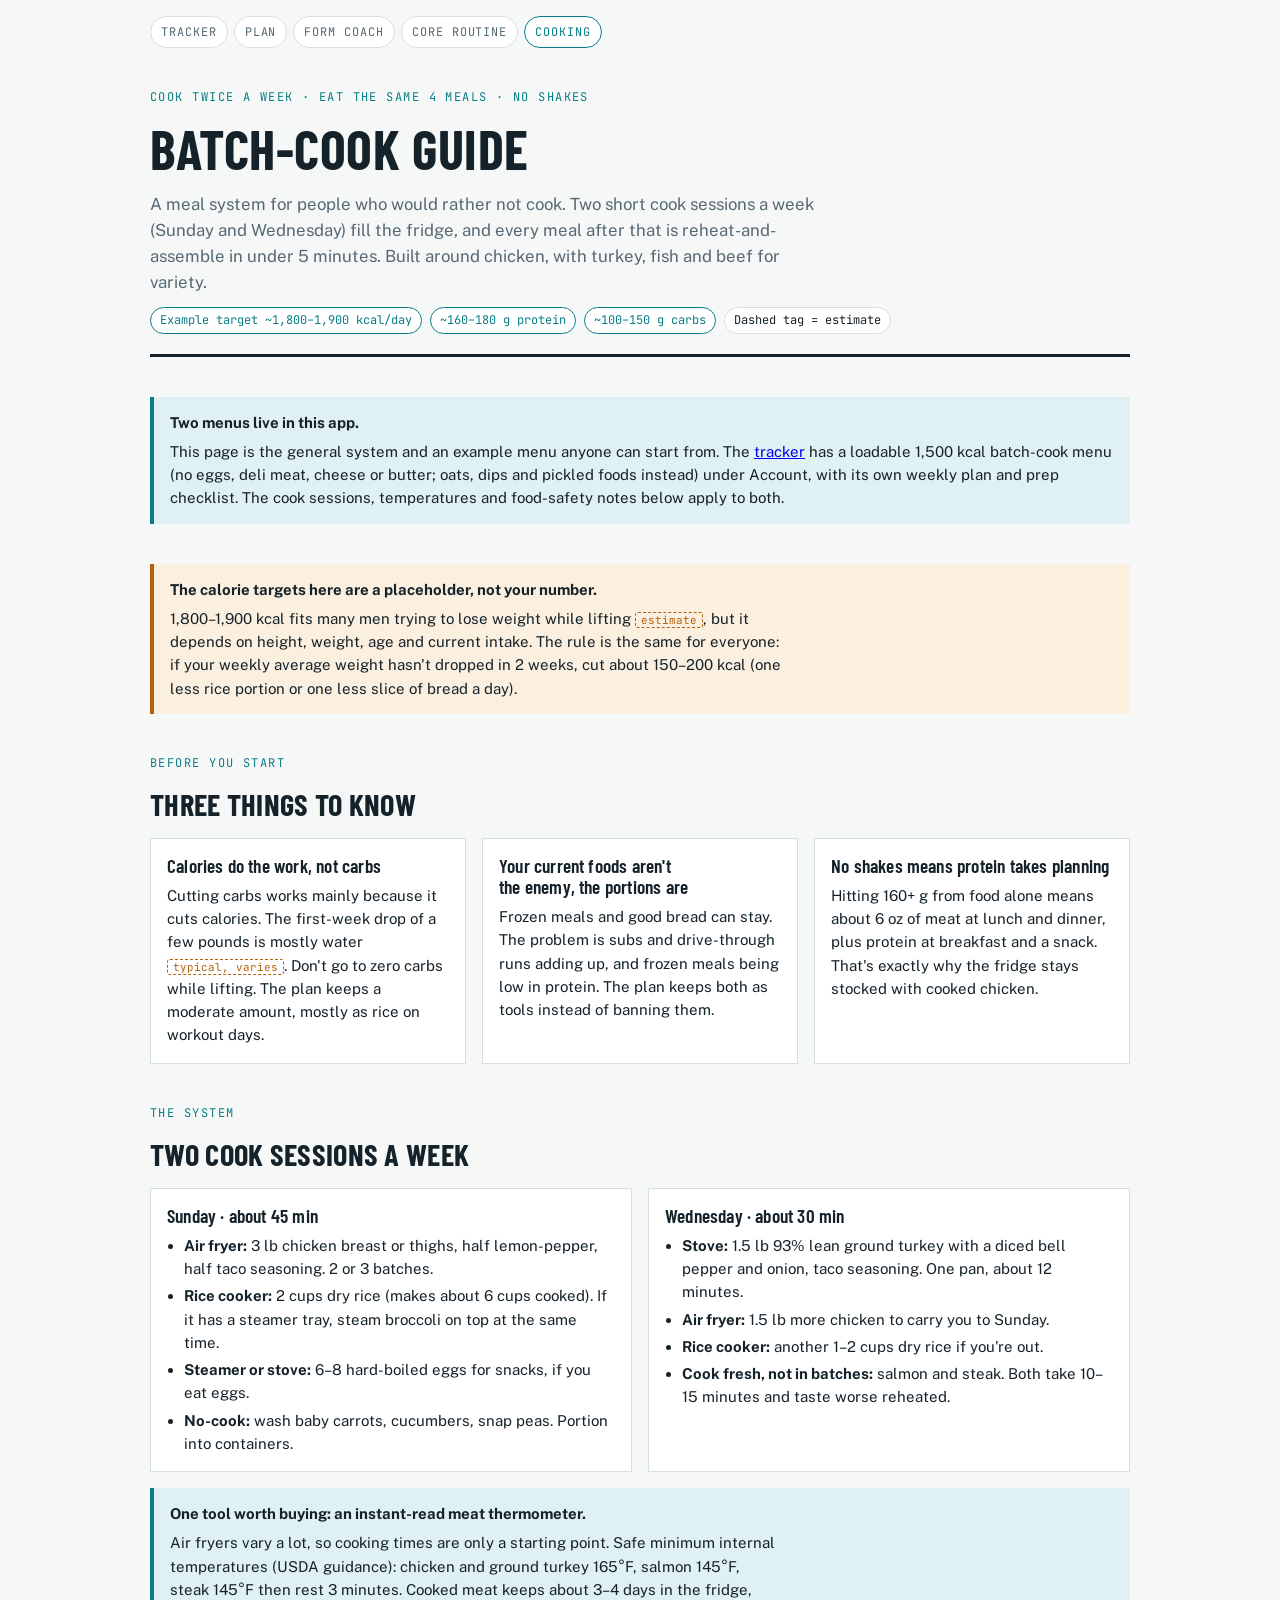
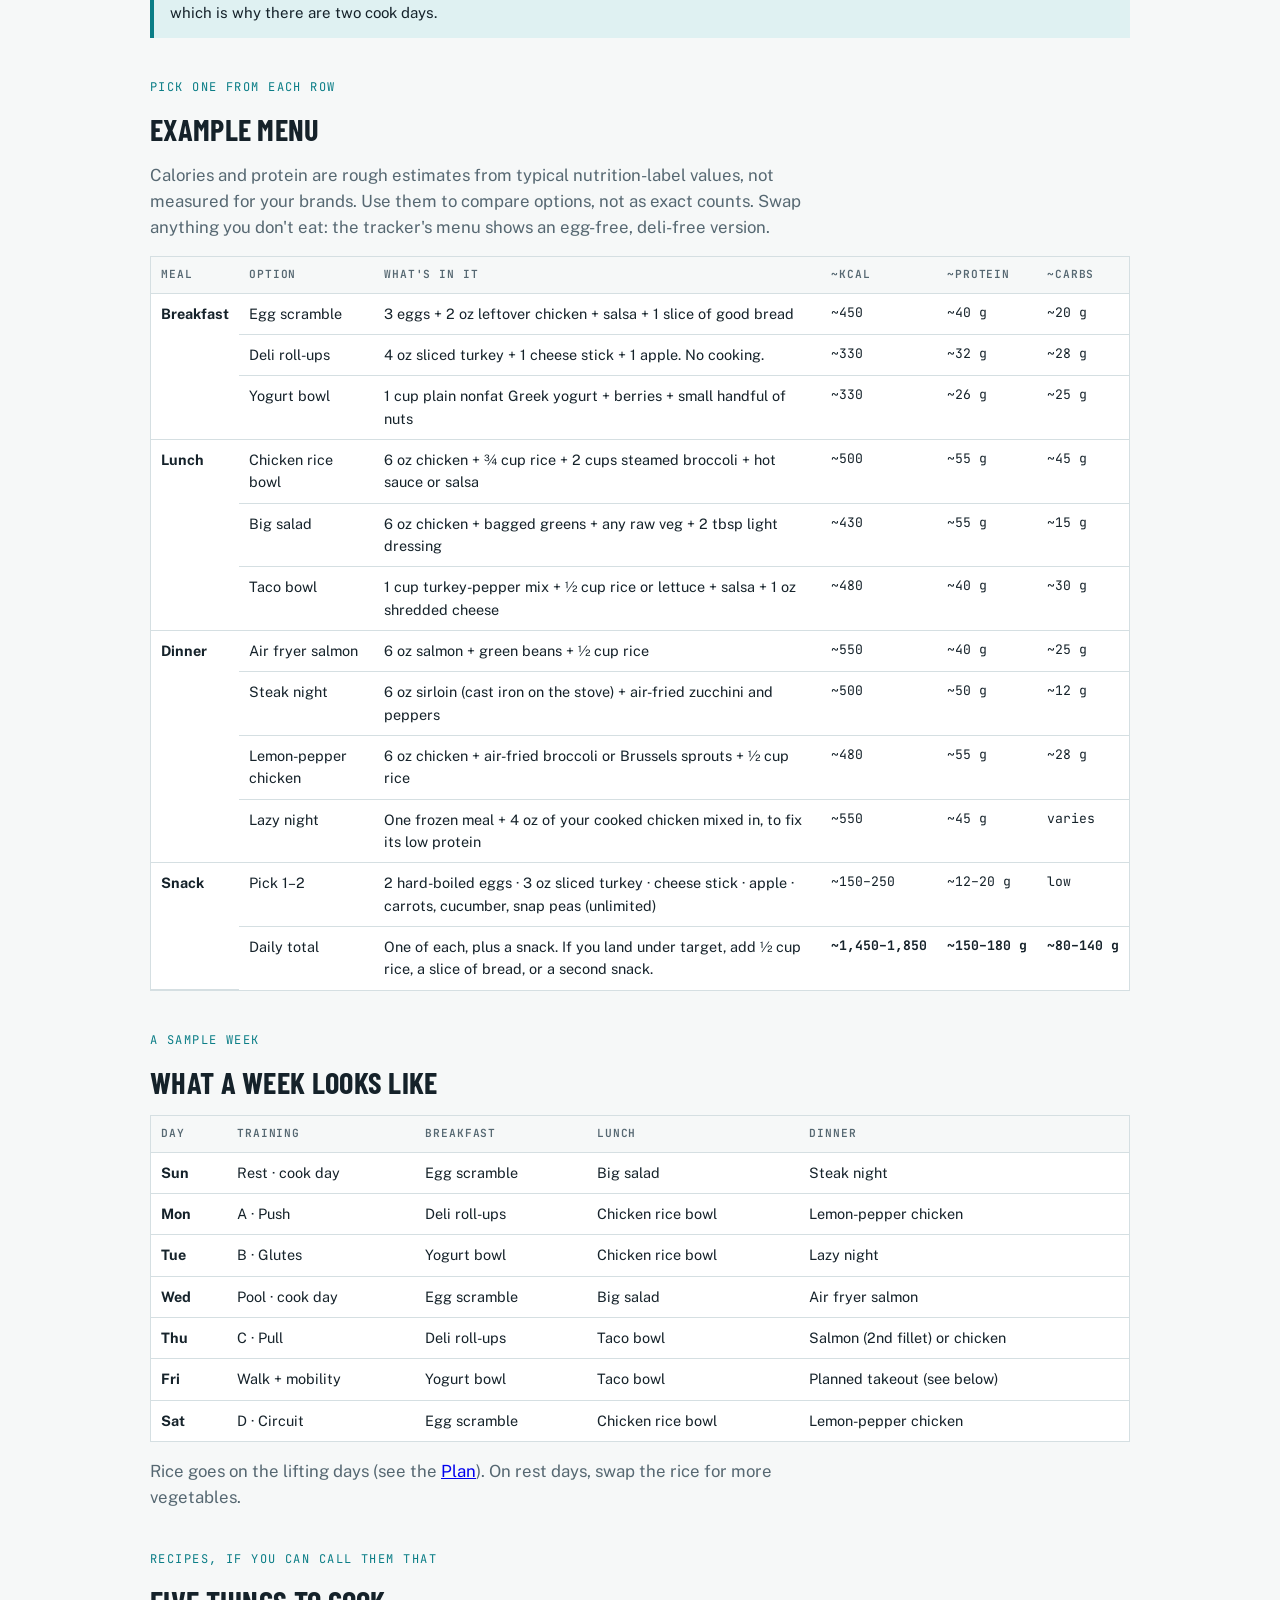
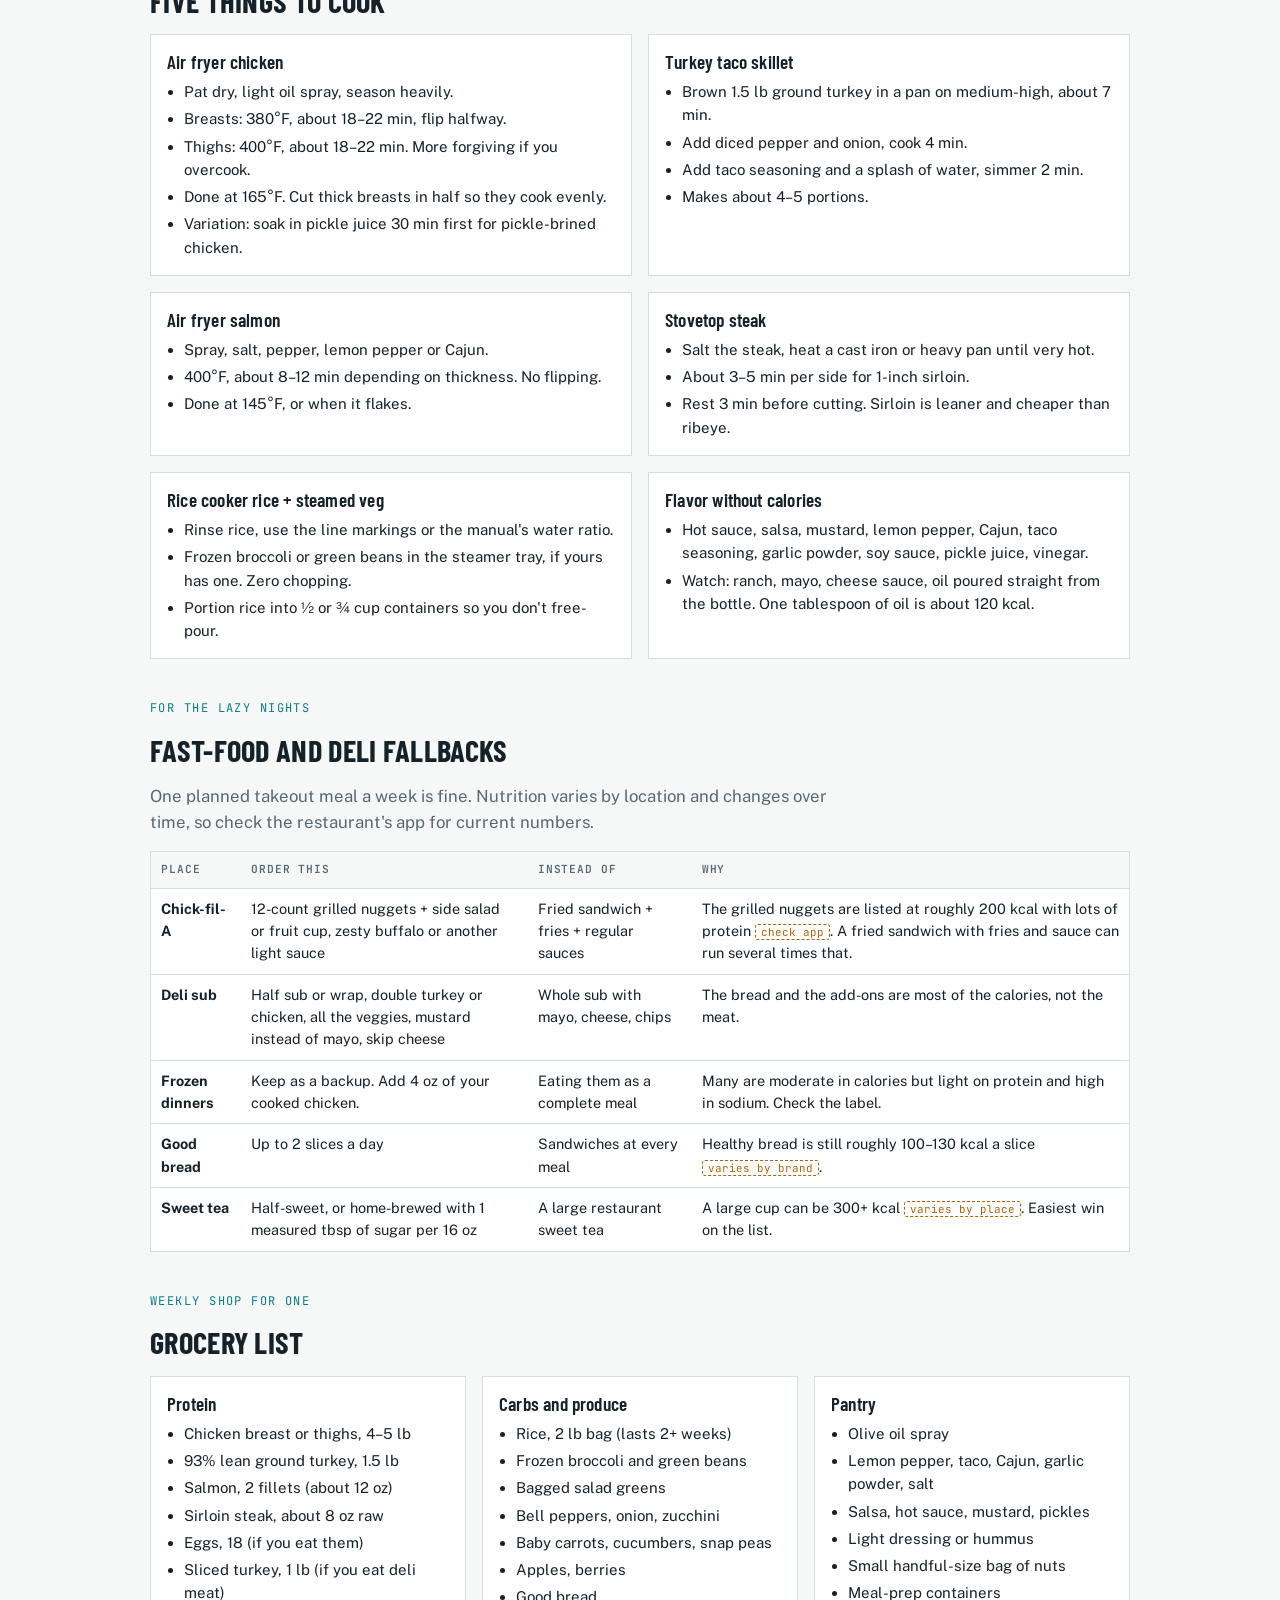
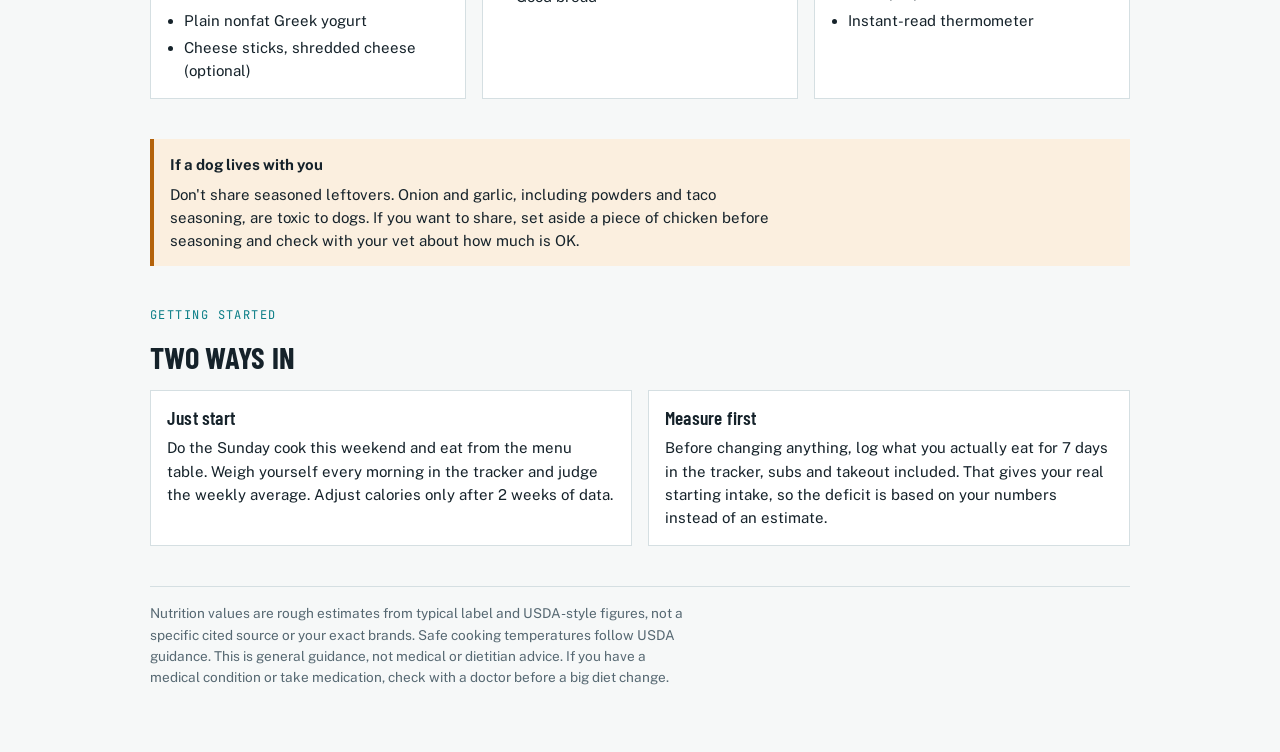
<file: cook.html>
<!doctype html>
<html lang="en">
<head>
<meta charset="utf-8">
<meta name="viewport" content="width=device-width,initial-scale=1,viewport-fit=cover">
<title>Batch-Cook Guide · Cut Tracker</title>
<meta name="theme-color" content="#0a7d86">
<link rel="manifest" href="manifest.webmanifest">
<link rel="icon" href="icon.svg" type="image/svg+xml">
<link rel="apple-touch-icon" href="icon-192.png">
<link rel="preconnect" href="https://fonts.googleapis.com">
<link rel="stylesheet" href="https://fonts.googleapis.com/css2?family=Barlow+Condensed:wght@500;600;700&family=Public+Sans:wght@400;500;600;700&family=JetBrains+Mono:wght@400;600&display=swap">
<link rel="stylesheet" href="plan.css">
</head>
<body>

<div class="wrap">

<nav class="appnav" aria-label="App pages"><a href="./">Tracker</a><a href="plan.html">Plan</a><a href="coach.html">Form Coach</a><a href="core.html">Core Routine</a><a href="cook.html" aria-current="page">Cooking</a></nav>

<header>
  <span class="eyebrow">Cook twice a week · eat the same 4 meals · no shakes</span>
  <h1>Batch-Cook Guide</h1>
  <p class="lede">A meal system for people who would rather not cook. Two short cook sessions a week (Sunday and Wednesday) fill the fridge, and every meal after that is reheat-and-assemble in under 5 minutes. Built around chicken, with turkey, fish and beef for variety.</p>
  <div class="meta">
    <span class="chip you">Example target ~1,800–1,900 kcal/day</span>
    <span class="chip you">~160–180 g protein</span>
    <span class="chip you">~100–150 g carbs</span>
    <span class="chip">Dashed tag = estimate</span>
  </div>
</header>

<div class="callout ok" role="note"><strong>Two menus live in this app.</strong><span> This page is the general system and an example menu anyone can start from. The <a href="./">tracker</a> has a loadable 1,500 kcal batch-cook menu (no eggs, deli meat, cheese or butter; oats, dips and pickled foods instead) under Account, with its own weekly plan and prep checklist. The cook sessions, temperatures and food-safety notes below apply to both.</span></div>

<div class="callout si">
  <strong>The calorie targets here are a placeholder, not your number.</strong>
  <p>1,800–1,900 kcal fits many men trying to lose weight while lifting <span class="est">estimate</span>, but it depends on height, weight, age and current intake. The rule is the same for everyone: if your weekly average weight hasn't dropped in 2 weeks, cut about 150–200 kcal (one less rice portion or one less slice of bread a day).</p>
</div>

<section>
  <span class="eyebrow">Before you start</span>
  <h2>Three things to know</h2>
  <div class="grid3">
    <div class="card"><h3>Calories do the work, not carbs</h3><p>Cutting carbs works mainly because it cuts calories. The first-week drop of a few pounds is mostly water <span class="est">typical, varies</span>. Don't go to zero carbs while lifting. The plan keeps a moderate amount, mostly as rice on workout days.</p></div>
    <div class="card"><h3>Your current foods aren't the enemy, the portions are</h3><p>Frozen meals and good bread can stay. The problem is subs and drive-through runs adding up, and frozen meals being low in protein. The plan keeps both as tools instead of banning them.</p></div>
    <div class="card"><h3>No shakes means protein takes planning</h3><p>Hitting 160+ g from food alone means about 6 oz of meat at lunch and dinner, plus protein at breakfast and a snack. That's exactly why the fridge stays stocked with cooked chicken.</p></div>
  </div>
</section>

<section>
  <span class="eyebrow">The system</span>
  <h2>Two cook sessions a week</h2>
  <div class="grid2">
    <div class="card"><h3>Sunday · about 45 min</h3><ul>
      <li><b>Air fryer:</b> 3 lb chicken breast or thighs, half lemon-pepper, half taco seasoning. 2 or 3 batches.</li>
      <li><b>Rice cooker:</b> 2 cups dry rice (makes about 6 cups cooked). If it has a steamer tray, steam broccoli on top at the same time.</li>
      <li><b>Steamer or stove:</b> 6–8 hard-boiled eggs for snacks, if you eat eggs.</li>
      <li><b>No-cook:</b> wash baby carrots, cucumbers, snap peas. Portion into containers.</li>
    </ul></div>
    <div class="card"><h3>Wednesday · about 30 min</h3><ul>
      <li><b>Stove:</b> 1.5 lb 93% lean ground turkey with a diced bell pepper and onion, taco seasoning. One pan, about 12 minutes.</li>
      <li><b>Air fryer:</b> 1.5 lb more chicken to carry you to Sunday.</li>
      <li><b>Rice cooker:</b> another 1–2 cups dry rice if you're out.</li>
      <li><b>Cook fresh, not in batches:</b> salmon and steak. Both take 10–15 minutes and taste worse reheated.</li>
    </ul></div>
  </div>
  <div class="callout ok"><strong>One tool worth buying: an instant-read meat thermometer.</strong><p>Air fryers vary a lot, so cooking times are only a starting point. Safe minimum internal temperatures (USDA guidance): chicken and ground turkey 165°F, salmon 145°F, steak 145°F then rest 3 minutes. Cooked meat keeps about 3–4 days in the fridge, which is why there are two cook days.</p></div>
</section>

<section>
  <span class="eyebrow">Pick one from each row</span>
  <h2>Example menu</h2>
  <p class="lede">Calories and protein are rough estimates from typical nutrition-label values, not measured for your brands. Use them to compare options, not as exact counts. Swap anything you don't eat: the tracker's menu shows an egg-free, deli-free version.</p>
  <div class="scroll"><table>
    <thead><tr><th>Meal</th><th>Option</th><th>What's in it</th><th>~kcal</th><th>~Protein</th><th>~Carbs</th></tr></thead>
    <tbody>
      <tr><td rowspan="3"><b>Breakfast</b></td><td>Egg scramble</td><td>3 eggs + 2 oz leftover chicken + salsa + 1 slice of good bread</td><td class="num">~450</td><td class="num">~40 g</td><td class="num">~20 g</td></tr>
      <tr><td>Deli roll-ups</td><td>4 oz sliced turkey + 1 cheese stick + 1 apple. No cooking.</td><td class="num">~330</td><td class="num">~32 g</td><td class="num">~28 g</td></tr>
      <tr><td>Yogurt bowl</td><td>1 cup plain nonfat Greek yogurt + berries + small handful of nuts</td><td class="num">~330</td><td class="num">~26 g</td><td class="num">~25 g</td></tr>
      <tr><td rowspan="3"><b>Lunch</b></td><td>Chicken rice bowl</td><td>6 oz chicken + ¾ cup rice + 2 cups steamed broccoli + hot sauce or salsa</td><td class="num">~500</td><td class="num">~55 g</td><td class="num">~45 g</td></tr>
      <tr><td>Big salad</td><td>6 oz chicken + bagged greens + any raw veg + 2 tbsp light dressing</td><td class="num">~430</td><td class="num">~55 g</td><td class="num">~15 g</td></tr>
      <tr><td>Taco bowl</td><td>1 cup turkey-pepper mix + ½ cup rice or lettuce + salsa + 1 oz shredded cheese</td><td class="num">~480</td><td class="num">~40 g</td><td class="num">~30 g</td></tr>
      <tr><td rowspan="4"><b>Dinner</b></td><td>Air fryer salmon</td><td>6 oz salmon + green beans + ½ cup rice</td><td class="num">~550</td><td class="num">~40 g</td><td class="num">~25 g</td></tr>
      <tr><td>Steak night</td><td>6 oz sirloin (cast iron on the stove) + air-fried zucchini and peppers</td><td class="num">~500</td><td class="num">~50 g</td><td class="num">~12 g</td></tr>
      <tr><td>Lemon-pepper chicken</td><td>6 oz chicken + air-fried broccoli or Brussels sprouts + ½ cup rice</td><td class="num">~480</td><td class="num">~55 g</td><td class="num">~28 g</td></tr>
      <tr><td>Lazy night</td><td>One frozen meal + 4 oz of your cooked chicken mixed in, to fix its low protein</td><td class="num">~550</td><td class="num">~45 g</td><td class="num">varies</td></tr>
      <tr><td rowspan="2"><b>Snack</b></td><td>Pick 1–2</td><td>2 hard-boiled eggs · 3 oz sliced turkey · cheese stick · apple · carrots, cucumber, snap peas (unlimited)</td><td class="num">~150–250</td><td class="num">~12–20 g</td><td class="num">low</td></tr>
      <tr><td>Daily total</td><td>One of each, plus a snack. If you land under target, add ½ cup rice, a slice of bread, or a second snack.</td><td class="num"><b>~1,450–1,850</b></td><td class="num"><b>~150–180 g</b></td><td class="num"><b>~80–140 g</b></td></tr>
    </tbody>
  </table></div>
</section>

<section>
  <span class="eyebrow">A sample week</span>
  <h2>What a week looks like</h2>
  <div class="scroll"><table>
    <thead><tr><th>Day</th><th>Training</th><th>Breakfast</th><th>Lunch</th><th>Dinner</th></tr></thead>
    <tbody>
      <tr><td><b>Sun</b></td><td>Rest · cook day</td><td>Egg scramble</td><td>Big salad</td><td>Steak night</td></tr>
      <tr><td><b>Mon</b></td><td>A · Push</td><td>Deli roll-ups</td><td>Chicken rice bowl</td><td>Lemon-pepper chicken</td></tr>
      <tr><td><b>Tue</b></td><td>B · Glutes</td><td>Yogurt bowl</td><td>Chicken rice bowl</td><td>Lazy night</td></tr>
      <tr><td><b>Wed</b></td><td>Pool · cook day</td><td>Egg scramble</td><td>Big salad</td><td>Air fryer salmon</td></tr>
      <tr><td><b>Thu</b></td><td>C · Pull</td><td>Deli roll-ups</td><td>Taco bowl</td><td>Salmon (2nd fillet) or chicken</td></tr>
      <tr><td><b>Fri</b></td><td>Walk + mobility</td><td>Yogurt bowl</td><td>Taco bowl</td><td>Planned takeout (see below)</td></tr>
      <tr><td><b>Sat</b></td><td>D · Circuit</td><td>Egg scramble</td><td>Chicken rice bowl</td><td>Lemon-pepper chicken</td></tr>
    </tbody>
  </table></div>
  <p class="lede">Rice goes on the lifting days (see the <a href="plan.html">Plan</a>). On rest days, swap the rice for more vegetables.</p>
</section>

<section>
  <span class="eyebrow">Recipes, if you can call them that</span>
  <h2>Five things to cook</h2>
  <div class="grid2">
    <div class="card"><h3>Air fryer chicken</h3><ul>
      <li>Pat dry, light oil spray, season heavily.</li>
      <li>Breasts: 380°F, about 18–22 min, flip halfway.</li>
      <li>Thighs: 400°F, about 18–22 min. More forgiving if you overcook.</li>
      <li>Done at 165°F. Cut thick breasts in half so they cook evenly.</li>
      <li>Variation: soak in pickle juice 30 min first for pickle-brined chicken.</li>
    </ul></div>
    <div class="card"><h3>Turkey taco skillet</h3><ul>
      <li>Brown 1.5 lb ground turkey in a pan on medium-high, about 7 min.</li>
      <li>Add diced pepper and onion, cook 4 min.</li>
      <li>Add taco seasoning and a splash of water, simmer 2 min.</li>
      <li>Makes about 4–5 portions.</li>
    </ul></div>
    <div class="card"><h3>Air fryer salmon</h3><ul>
      <li>Spray, salt, pepper, lemon pepper or Cajun.</li>
      <li>400°F, about 8–12 min depending on thickness. No flipping.</li>
      <li>Done at 145°F, or when it flakes.</li>
    </ul></div>
    <div class="card"><h3>Stovetop steak</h3><ul>
      <li>Salt the steak, heat a cast iron or heavy pan until very hot.</li>
      <li>About 3–5 min per side for 1-inch sirloin.</li>
      <li>Rest 3 min before cutting. Sirloin is leaner and cheaper than ribeye.</li>
    </ul></div>
    <div class="card"><h3>Rice cooker rice + steamed veg</h3><ul>
      <li>Rinse rice, use the line markings or the manual's water ratio.</li>
      <li>Frozen broccoli or green beans in the steamer tray, if yours has one. Zero chopping.</li>
      <li>Portion rice into ½ or ¾ cup containers so you don't free-pour.</li>
    </ul></div>
    <div class="card"><h3>Flavor without calories</h3><ul>
      <li>Hot sauce, salsa, mustard, lemon pepper, Cajun, taco seasoning, garlic powder, soy sauce, pickle juice, vinegar.</li>
      <li>Watch: ranch, mayo, cheese sauce, oil poured straight from the bottle. One tablespoon of oil is about 120 kcal.</li>
    </ul></div>
  </div>
</section>

<section>
  <span class="eyebrow">For the lazy nights</span>
  <h2>Fast-food and deli fallbacks</h2>
  <p class="lede">One planned takeout meal a week is fine. Nutrition varies by location and changes over time, so check the restaurant's app for current numbers.</p>
  <div class="scroll"><table>
    <thead><tr><th>Place</th><th>Order this</th><th>Instead of</th><th>Why</th></tr></thead>
    <tbody>
      <tr><td><b>Chick-fil-A</b></td><td>12-count grilled nuggets + side salad or fruit cup, zesty buffalo or another light sauce</td><td>Fried sandwich + fries + regular sauces</td><td>The grilled nuggets are listed at roughly 200 kcal with lots of protein <span class="est">check app</span>. A fried sandwich with fries and sauce can run several times that.</td></tr>
      <tr><td><b>Deli sub</b></td><td>Half sub or wrap, double turkey or chicken, all the veggies, mustard instead of mayo, skip cheese</td><td>Whole sub with mayo, cheese, chips</td><td>The bread and the add-ons are most of the calories, not the meat.</td></tr>
      <tr><td><b>Frozen dinners</b></td><td>Keep as a backup. Add 4 oz of your cooked chicken.</td><td>Eating them as a complete meal</td><td>Many are moderate in calories but light on protein and high in sodium. Check the label.</td></tr>
      <tr><td><b>Good bread</b></td><td>Up to 2 slices a day</td><td>Sandwiches at every meal</td><td>Healthy bread is still roughly 100–130 kcal a slice <span class="est">varies by brand</span>.</td></tr>
      <tr><td><b>Sweet tea</b></td><td>Half-sweet, or home-brewed with 1 measured tbsp of sugar per 16 oz</td><td>A large restaurant sweet tea</td><td>A large cup can be 300+ kcal <span class="est">varies by place</span>. Easiest win on the list.</td></tr>
    </tbody>
  </table></div>
</section>

<section>
  <span class="eyebrow">Weekly shop for one</span>
  <h2>Grocery list</h2>
  <div class="grid3">
    <div class="card"><h3>Protein</h3><ul>
      <li>Chicken breast or thighs, 4–5 lb</li>
      <li>93% lean ground turkey, 1.5 lb</li>
      <li>Salmon, 2 fillets (about 12 oz)</li>
      <li>Sirloin steak, about 8 oz raw</li>
      <li>Eggs, 18 (if you eat them)</li>
      <li>Sliced turkey, 1 lb (if you eat deli meat)</li>
      <li>Plain nonfat Greek yogurt</li>
      <li>Cheese sticks, shredded cheese (optional)</li>
    </ul></div>
    <div class="card"><h3>Carbs and produce</h3><ul>
      <li>Rice, 2 lb bag (lasts 2+ weeks)</li>
      <li>Frozen broccoli and green beans</li>
      <li>Bagged salad greens</li>
      <li>Bell peppers, onion, zucchini</li>
      <li>Baby carrots, cucumbers, snap peas</li>
      <li>Apples, berries</li>
      <li>Good bread</li>
    </ul></div>
    <div class="card"><h3>Pantry</h3><ul>
      <li>Olive oil spray</li>
      <li>Lemon pepper, taco, Cajun, garlic powder, salt</li>
      <li>Salsa, hot sauce, mustard, pickles</li>
      <li>Light dressing or hummus</li>
      <li>Small handful-size bag of nuts</li>
      <li>Meal-prep containers</li>
      <li>Instant-read thermometer</li>
    </ul></div>
  </div>
</section>

<div class="callout si">
  <strong>If a dog lives with you</strong>
  <p>Don't share seasoned leftovers. Onion and garlic, including powders and taco seasoning, are toxic to dogs. If you want to share, set aside a piece of chicken before seasoning and check with your vet about how much is OK.</p>
</div>

<section>
  <span class="eyebrow">Getting started</span>
  <h2>Two ways in</h2>
  <div class="grid2">
    <div class="card"><h3>Just start</h3><p>Do the Sunday cook this weekend and eat from the menu table. Weigh yourself every morning in the tracker and judge the weekly average. Adjust calories only after 2 weeks of data.</p></div>
    <div class="card"><h3>Measure first</h3><p>Before changing anything, log what you actually eat for 7 days in the tracker, subs and takeout included. That gives your real starting intake, so the deficit is based on your numbers instead of an estimate.</p></div>
  </div>
</section>

<footer>
  <p>Nutrition values are rough estimates from typical label and USDA-style figures, not a specific cited source or your exact brands. Safe cooking temperatures follow USDA guidance. This is general guidance, not medical or dietitian advice. If you have a medical condition or take medication, check with a doctor before a big diet change.</p>
</footer>

</div>

</body></html>
</file>
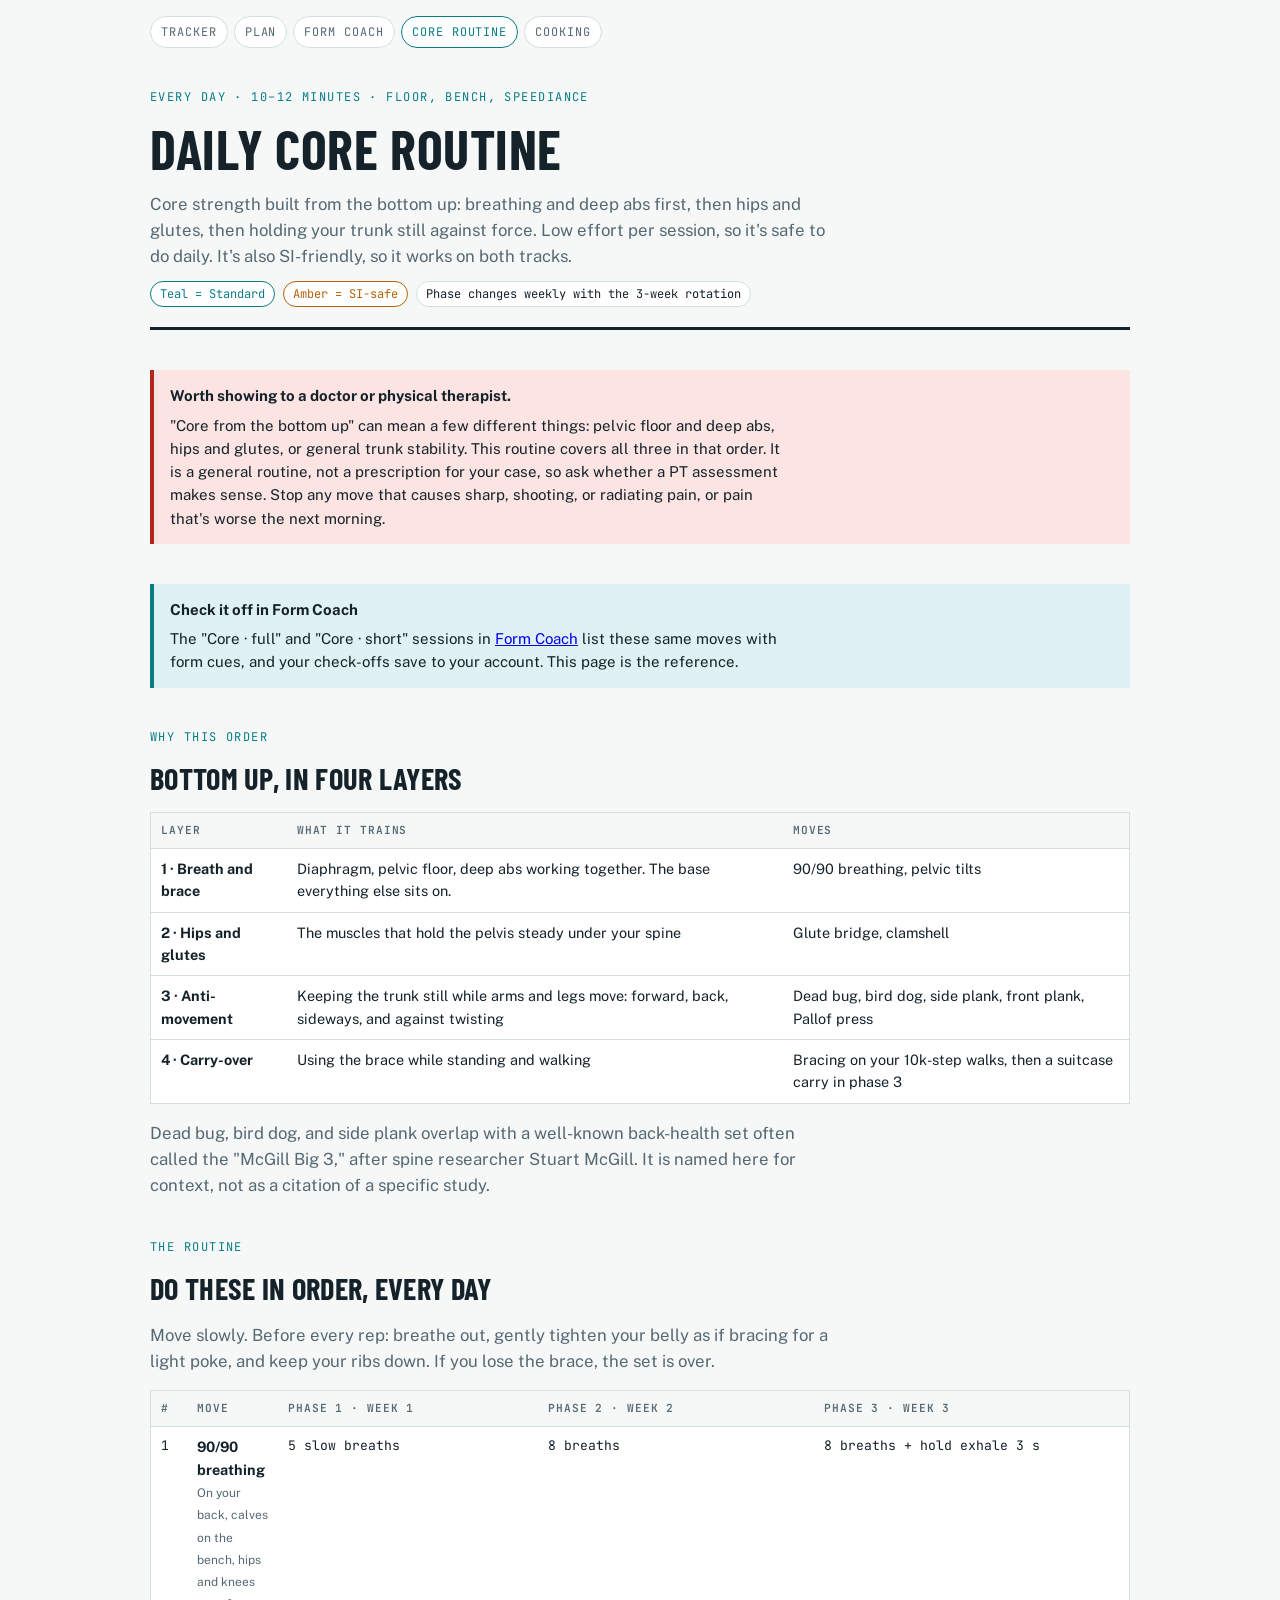
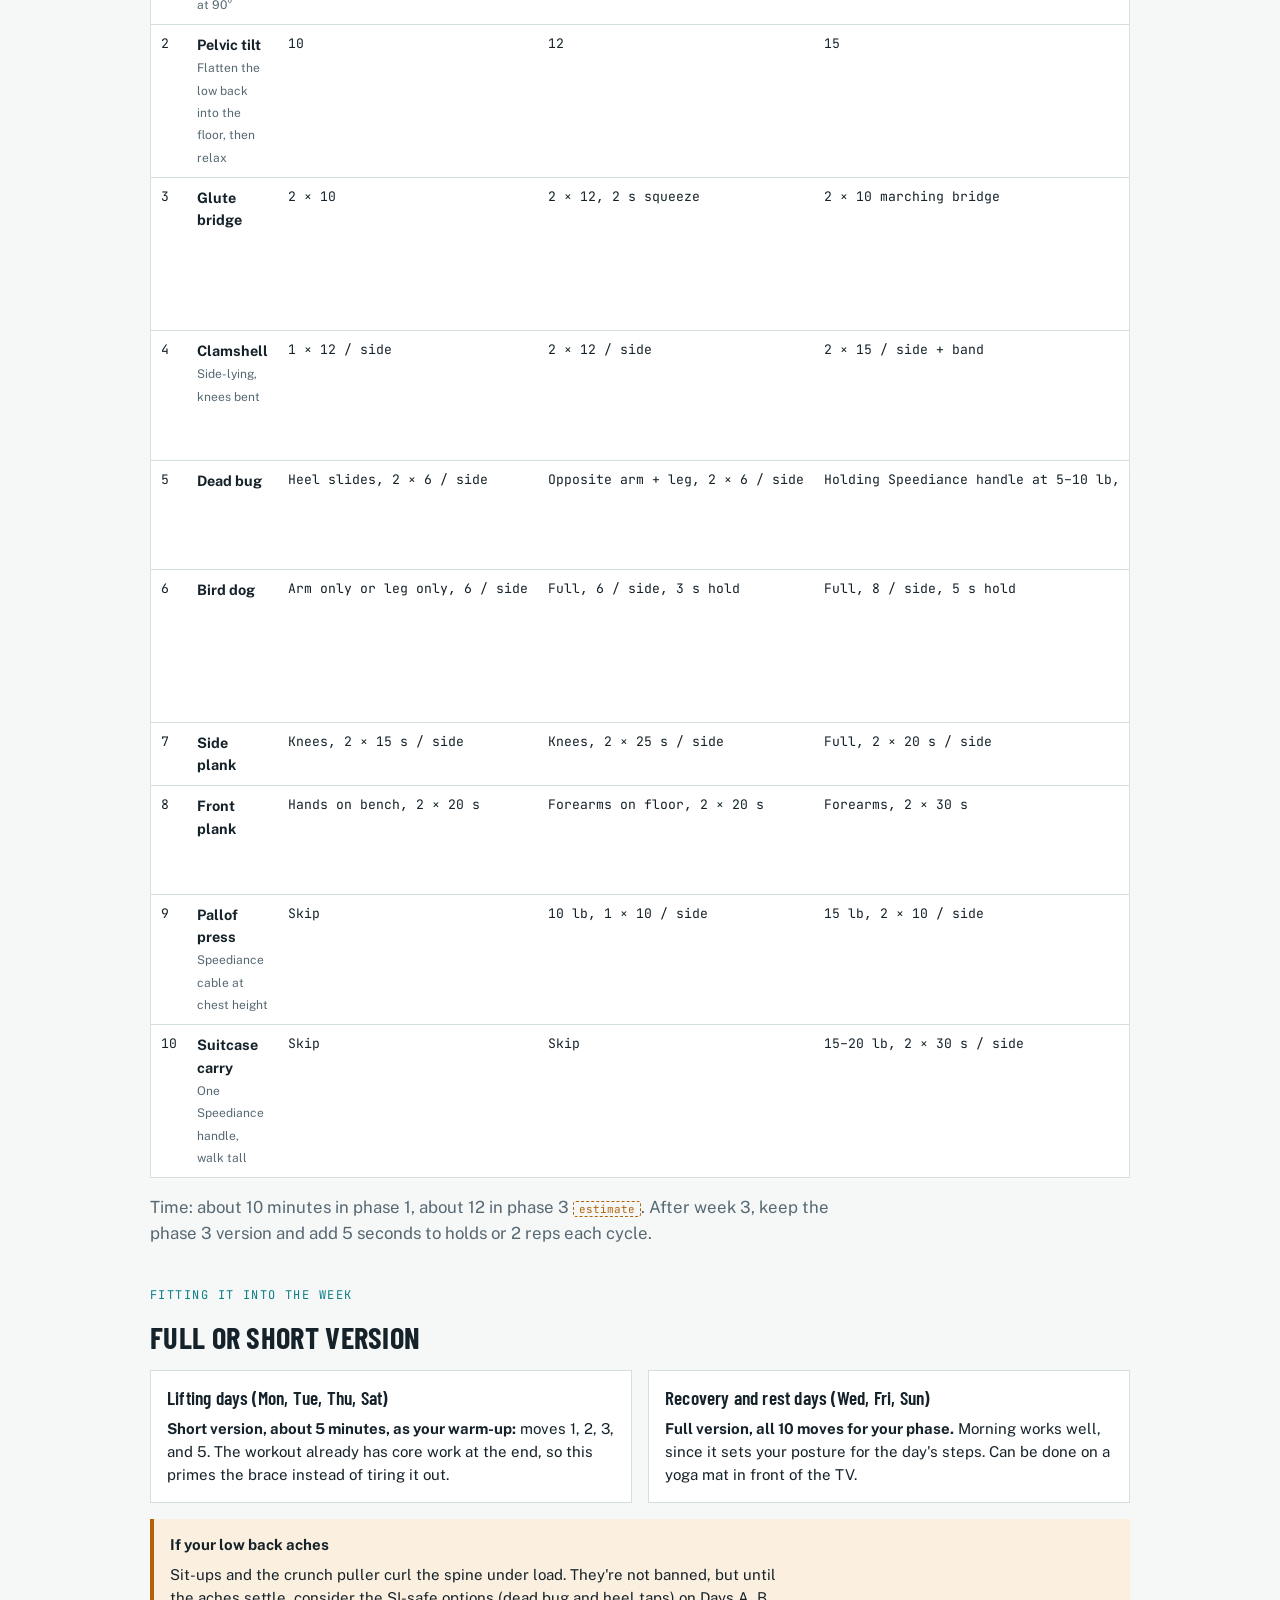
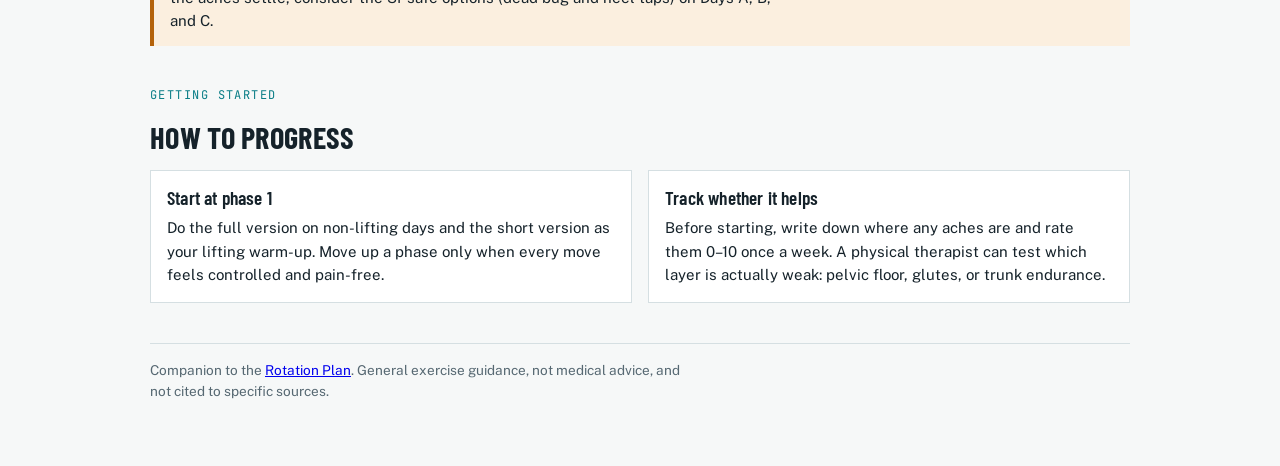
<file: core.html>
<!doctype html>
<html lang="en">
<head>
<meta charset="utf-8">
<meta name="viewport" content="width=device-width,initial-scale=1,viewport-fit=cover">
<title>Daily Core Routine · Cut Tracker</title>
<meta name="theme-color" content="#0a7d86">
<link rel="manifest" href="manifest.webmanifest">
<link rel="icon" href="icon.svg" type="image/svg+xml">
<link rel="apple-touch-icon" href="icon-192.png">
<link rel="preconnect" href="https://fonts.googleapis.com">
<link rel="stylesheet" href="https://fonts.googleapis.com/css2?family=Barlow+Condensed:wght@500;600;700&family=Public+Sans:wght@400;500;600;700&family=JetBrains+Mono:wght@400;600&display=swap">
<link rel="stylesheet" href="plan.css">
</head>
<body>

<div class="wrap">

<nav class="appnav" aria-label="App pages"><a href="./">Tracker</a><a href="plan.html">Plan</a><a href="coach.html">Form Coach</a><a href="core.html" aria-current="page">Core Routine</a><a href="cook.html">Cooking</a></nav>

<header>
  <span class="eyebrow">Every day · 10–12 minutes · floor, bench, Speediance</span>
  <h1>Daily Core Routine</h1>
  <p class="lede">Core strength built from the bottom up: breathing and deep abs first, then hips and glutes, then holding your trunk still against force. Low effort per session, so it's safe to do daily. It's also SI-friendly, so it works on both tracks.</p>
  <div class="meta">
    <span class="chip you">Teal = Standard</span>
    <span class="chip fr">Amber = SI-safe</span>
    <span class="chip">Phase changes weekly with the 3-week rotation</span>
  </div>
</header>

<div class="callout">
  <strong>Worth showing to a doctor or physical therapist.</strong>
  <p>"Core from the bottom up" can mean a few different things: pelvic floor and deep abs, hips and glutes, or general trunk stability. This routine covers all three in that order. It is a general routine, not a prescription for your case, so ask whether a PT assessment makes sense. Stop any move that causes sharp, shooting, or radiating pain, or pain that's worse the next morning.</p>
</div>

<div class="callout ok"><strong>Check it off in Form Coach</strong><p>The "Core · full" and "Core · short" sessions in <a href="coach.html">Form Coach</a> list these same moves with form cues, and your check-offs save to your account. This page is the reference.</p></div>

<section>
  <span class="eyebrow">Why this order</span>
  <h2>Bottom up, in four layers</h2>
  <div class="scroll"><table>
    <thead><tr><th>Layer</th><th>What it trains</th><th>Moves</th></tr></thead>
    <tbody>
      <tr><td><b>1 · Breath and brace</b></td><td>Diaphragm, pelvic floor, deep abs working together. The base everything else sits on.</td><td>90/90 breathing, pelvic tilts</td></tr>
      <tr><td><b>2 · Hips and glutes</b></td><td>The muscles that hold the pelvis steady under your spine</td><td>Glute bridge, clamshell</td></tr>
      <tr><td><b>3 · Anti-movement</b></td><td>Keeping the trunk still while arms and legs move: forward, back, sideways, and against twisting</td><td>Dead bug, bird dog, side plank, front plank, Pallof press</td></tr>
      <tr><td><b>4 · Carry-over</b></td><td>Using the brace while standing and walking</td><td>Bracing on your 10k-step walks, then a suitcase carry in phase 3</td></tr>
    </tbody>
  </table></div>
  <p class="lede">Dead bug, bird dog, and side plank overlap with a well-known back-health set often called the "McGill Big 3," after spine researcher Stuart McGill. It is named here for context, not as a citation of a specific study.</p>
</section>

<section>
  <span class="eyebrow">The routine</span>
  <h2>Do these in order, every day</h2>
  <p class="lede">Move slowly. Before every rep: breathe out, gently tighten your belly as if bracing for a light poke, and keep your ribs down. If you lose the brace, the set is over.</p>
  <div class="scroll"><table>
    <thead><tr><th>#</th><th>Move</th><th>Phase 1 · Week 1</th><th>Phase 2 · Week 2</th><th>Phase 3 · Week 3</th><th>SI-safe</th></tr></thead>
    <tbody>
      <tr><td class="num">1</td><td><b>90/90 breathing</b><br><small>On your back, calves on the bench, hips and knees at 90°</small></td><td class="num">5 slow breaths</td><td class="num">8 breaths</td><td class="num">8 breaths + hold exhale 3 s</td><td class="fr">Same. Good first move during a flare.</td></tr>
      <tr><td class="num">2</td><td><b>Pelvic tilt</b><br><small>Flatten the low back into the floor, then relax</small></td><td class="num">10</td><td class="num">12</td><td class="num">15</td><td class="fr">Small range, pain-free only.</td></tr>
      <tr><td class="num">3</td><td><b>Glute bridge</b></td><td class="num">2 × 10</td><td class="num">2 × 12, 2 s squeeze</td><td class="num">2 × 10 marching bridge</td><td class="fr">Stay on both feet. No marching until a PT clears it.</td></tr>
      <tr><td class="num">4</td><td><b>Clamshell</b><br><small>Side-lying, knees bent</small></td><td class="num">1 × 12 / side</td><td class="num">2 × 12 / side</td><td class="num">2 × 15 / side + band</td><td class="fr">Same. Skip the band if the hip complains.</td></tr>
      <tr><td class="num">5</td><td><b>Dead bug</b></td><td class="num">Heel slides, 2 × 6 / side</td><td class="num">Opposite arm + leg, 2 × 6 / side</td><td class="num">Holding Speediance handle at 5–10 lb, 2 × 6 / side</td><td class="fr">Stay on heel slides until fully pain-free.</td></tr>
      <tr><td class="num">6</td><td><b>Bird dog</b></td><td class="num">Arm only or leg only, 6 / side</td><td class="num">Full, 6 / side, 3 s hold</td><td class="num">Full, 8 / side, 5 s hold</td><td class="fr">Stop at the step where the pelvis starts to tip.</td></tr>
      <tr><td class="num">7</td><td><b>Side plank</b></td><td class="num">Knees, 2 × 15 s / side</td><td class="num">Knees, 2 × 25 s / side</td><td class="num">Full, 2 × 20 s / side</td><td class="fr">Knees only.</td></tr>
      <tr><td class="num">8</td><td><b>Front plank</b></td><td class="num">Hands on bench, 2 × 20 s</td><td class="num">Forearms on floor, 2 × 20 s</td><td class="num">Forearms, 2 × 30 s</td><td class="fr">Hands on bench, or from knees.</td></tr>
      <tr><td class="num">9</td><td><b>Pallof press</b><br><small>Speediance cable at chest height</small></td><td class="num">Skip</td><td class="num">10 lb, 1 × 10 / side</td><td class="num">15 lb, 2 × 10 / side</td><td class="fr">Same weights or lighter. Square stance.</td></tr>
      <tr><td class="num">10</td><td><b>Suitcase carry</b><br><small>One Speediance handle, walk tall</small></td><td class="num">Skip</td><td class="num">Skip</td><td class="num">15–20 lb, 2 × 30 s / side</td><td class="fr">Skip. One-sided load.</td></tr>
    </tbody>
  </table></div>
  <p class="lede">Time: about 10 minutes in phase 1, about 12 in phase 3 <span class="est">estimate</span>. After week 3, keep the phase 3 version and add 5 seconds to holds or 2 reps each cycle.</p>
</section>

<section>
  <span class="eyebrow">Fitting it into the week</span>
  <h2>Full or short version</h2>
  <div class="grid2">
    <div class="card"><h3>Lifting days (Mon, Tue, Thu, Sat)</h3><p><b>Short version, about 5 minutes, as your warm-up:</b> moves 1, 2, 3, and 5. The workout already has core work at the end, so this primes the brace instead of tiring it out.</p></div>
    <div class="card"><h3>Recovery and rest days (Wed, Fri, Sun)</h3><p><b>Full version, all 10 moves for your phase.</b> Morning works well, since it sets your posture for the day's steps. Can be done on a yoga mat in front of the TV.</p></div>
  </div>
  <div class="callout si"><strong>If your low back aches</strong>
    <p>Sit-ups and the crunch puller curl the spine under load. They're not banned, but until the aches settle, consider the SI-safe options (dead bug and heel taps) on Days A, B, and C.</p>
  </div>
</section>

<section>
  <span class="eyebrow">Getting started</span>
  <h2>How to progress</h2>
  <div class="grid2">
    <div class="card"><h3>Start at phase 1</h3><p>Do the full version on non-lifting days and the short version as your lifting warm-up. Move up a phase only when every move feels controlled and pain-free.</p></div>
    <div class="card"><h3>Track whether it helps</h3><p>Before starting, write down where any aches are and rate them 0–10 once a week. A physical therapist can test which layer is actually weak: pelvic floor, glutes, or trunk endurance.</p></div>
  </div>
</section>

<footer>
  <p>Companion to the <a href="plan.html">Rotation Plan</a>. General exercise guidance, not medical advice, and not cited to specific sources.</p>
</footer>

</div>

</body></html>
</file>
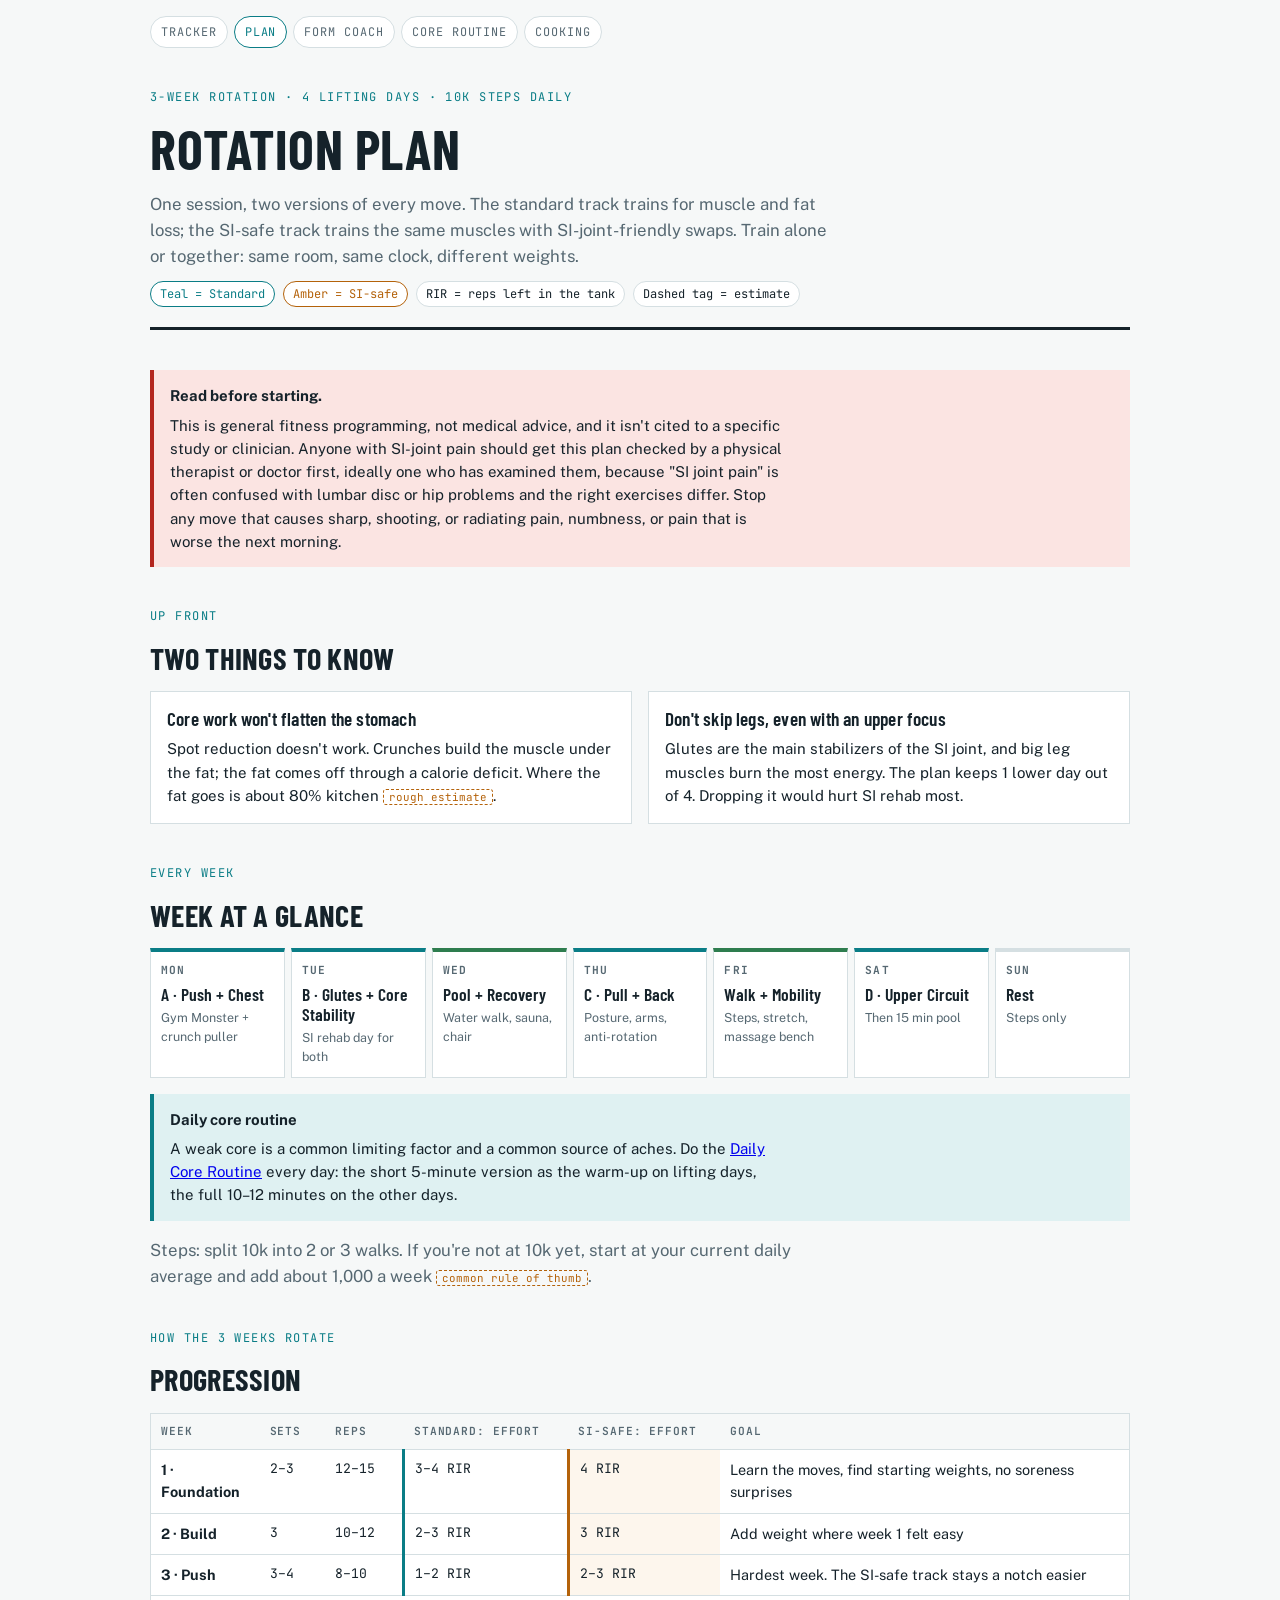
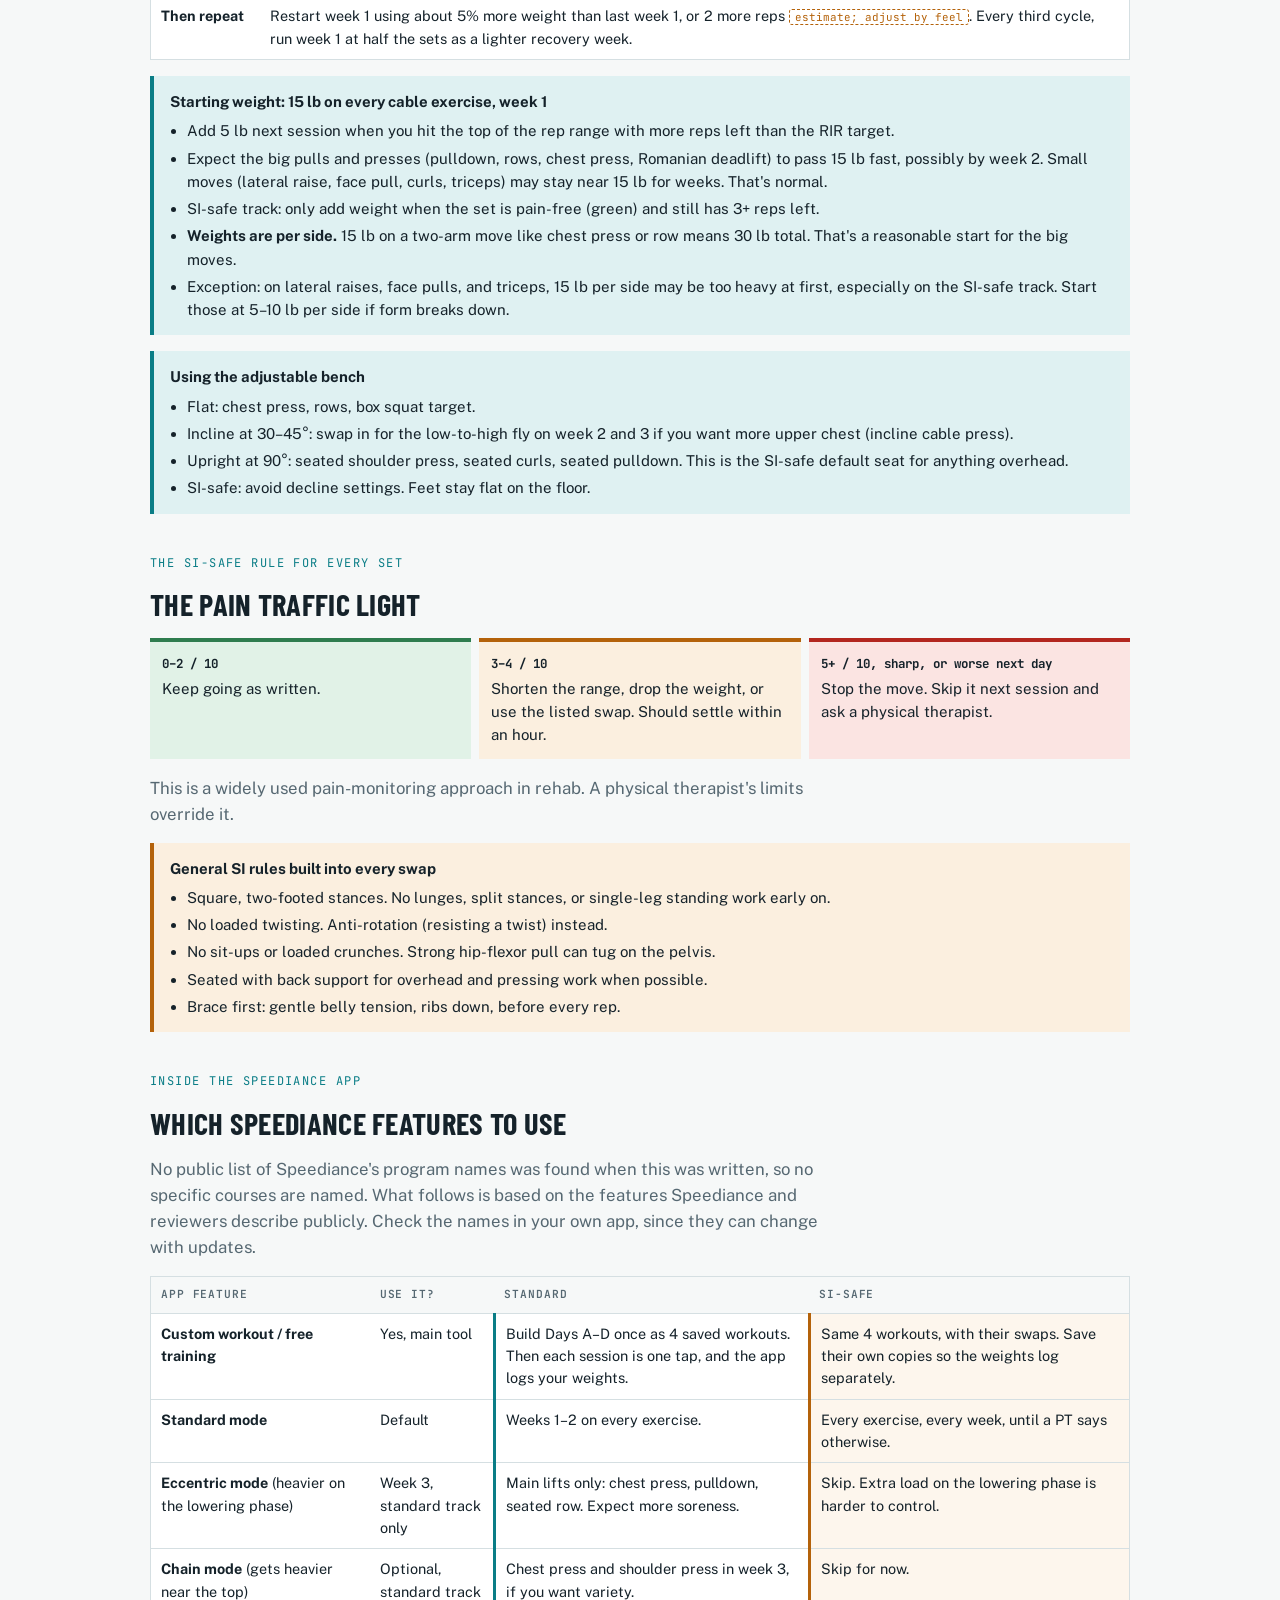
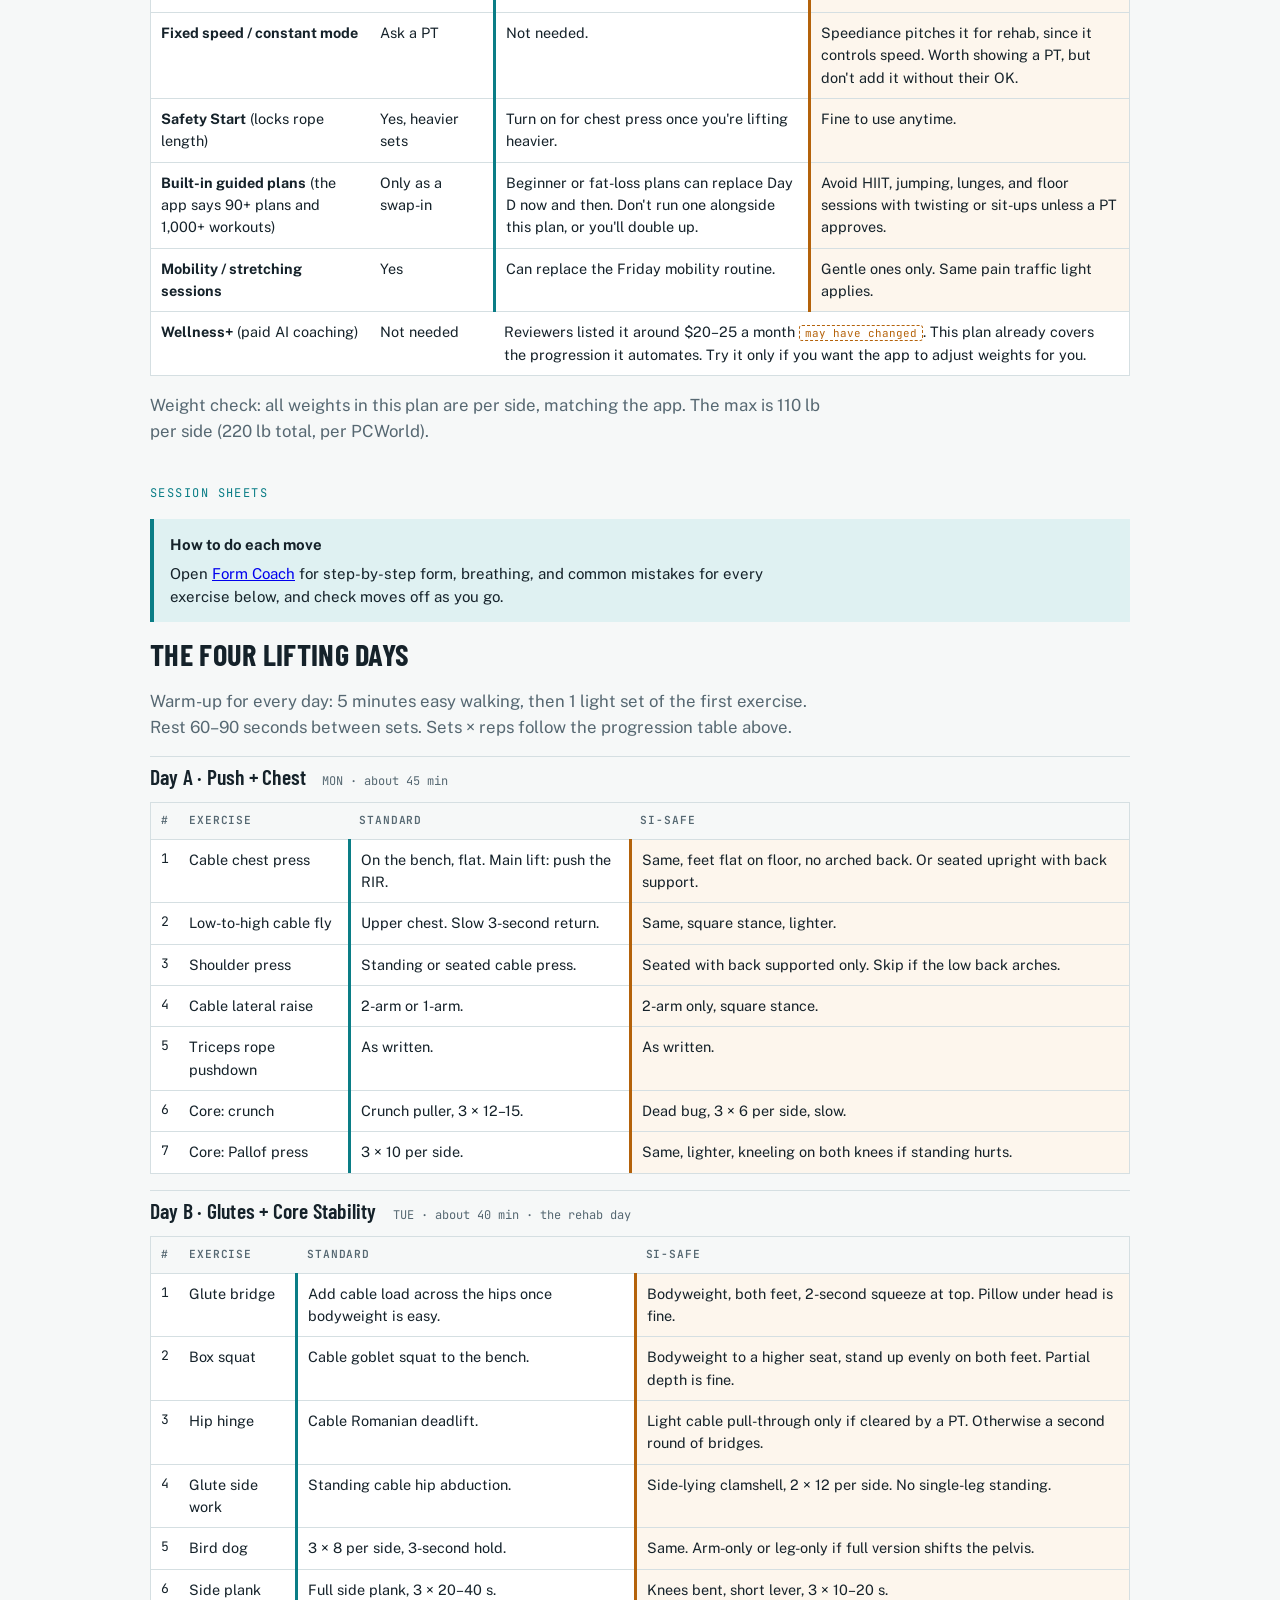
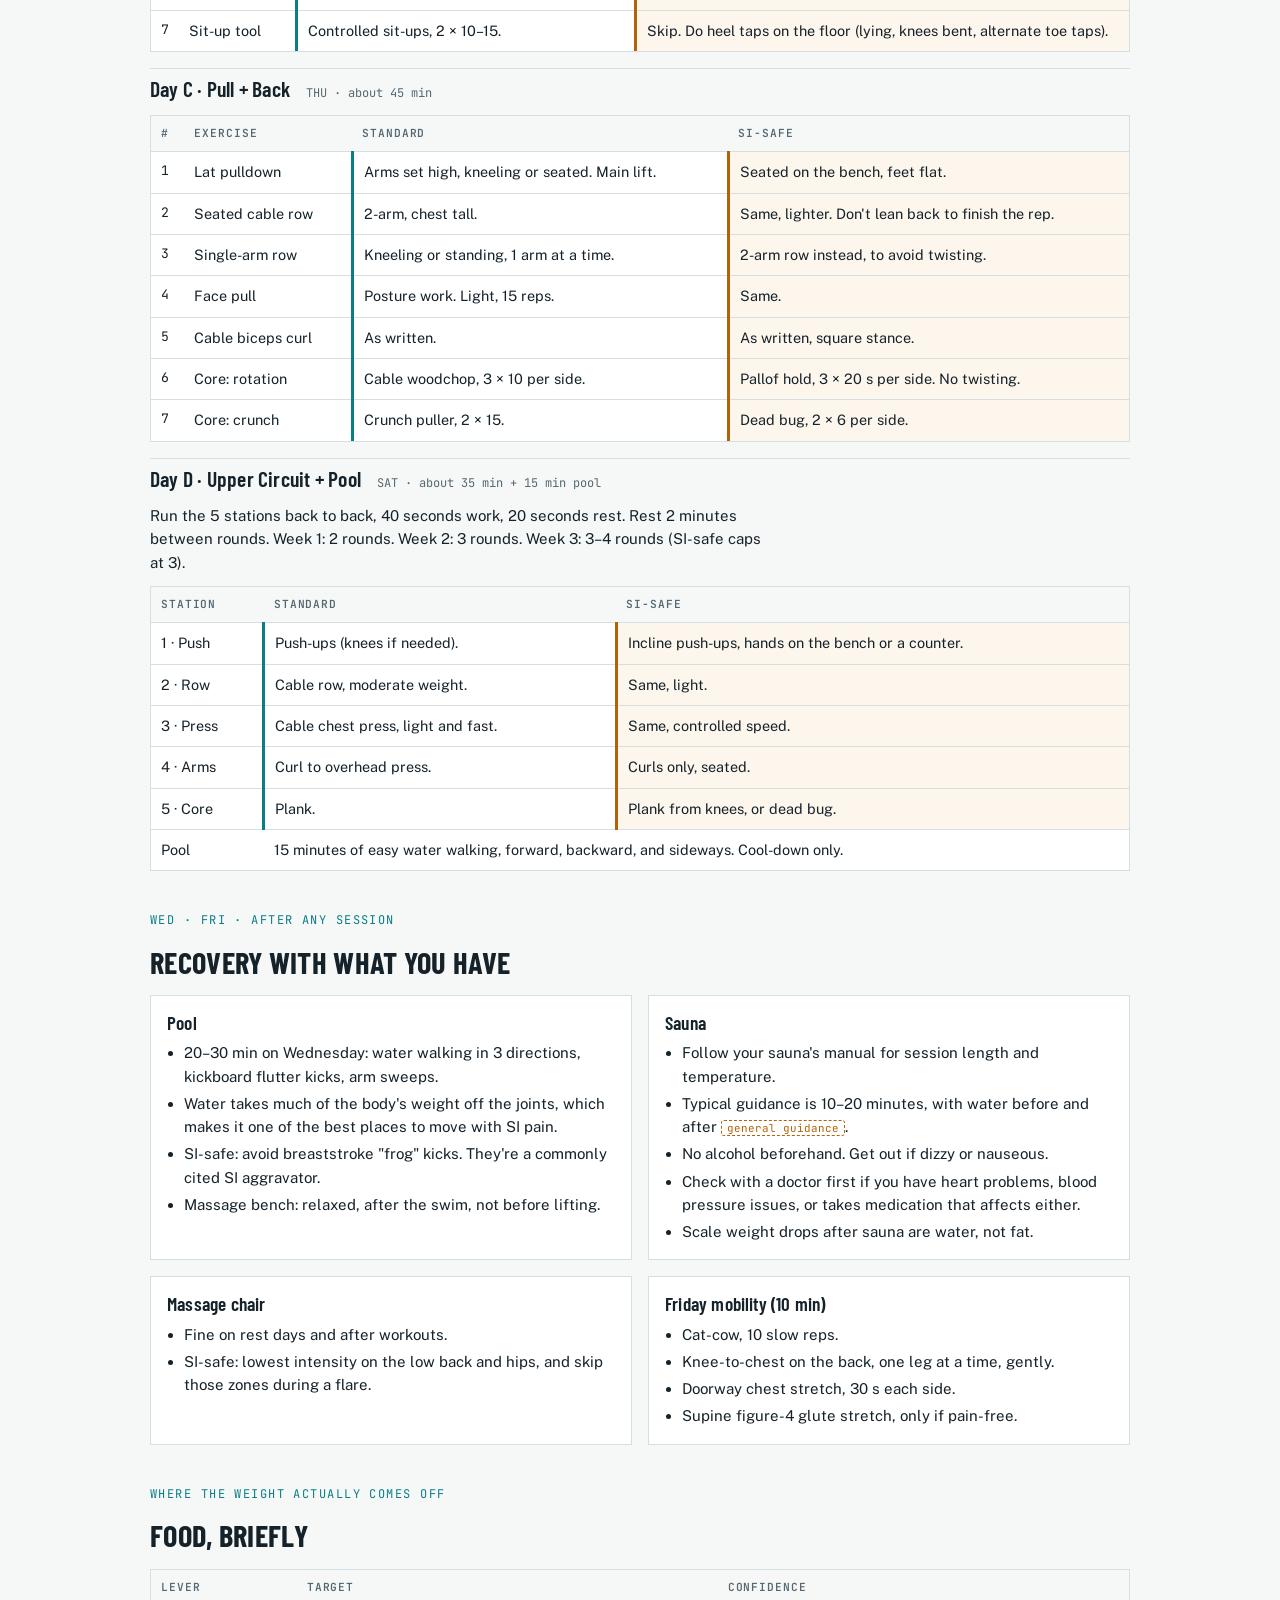
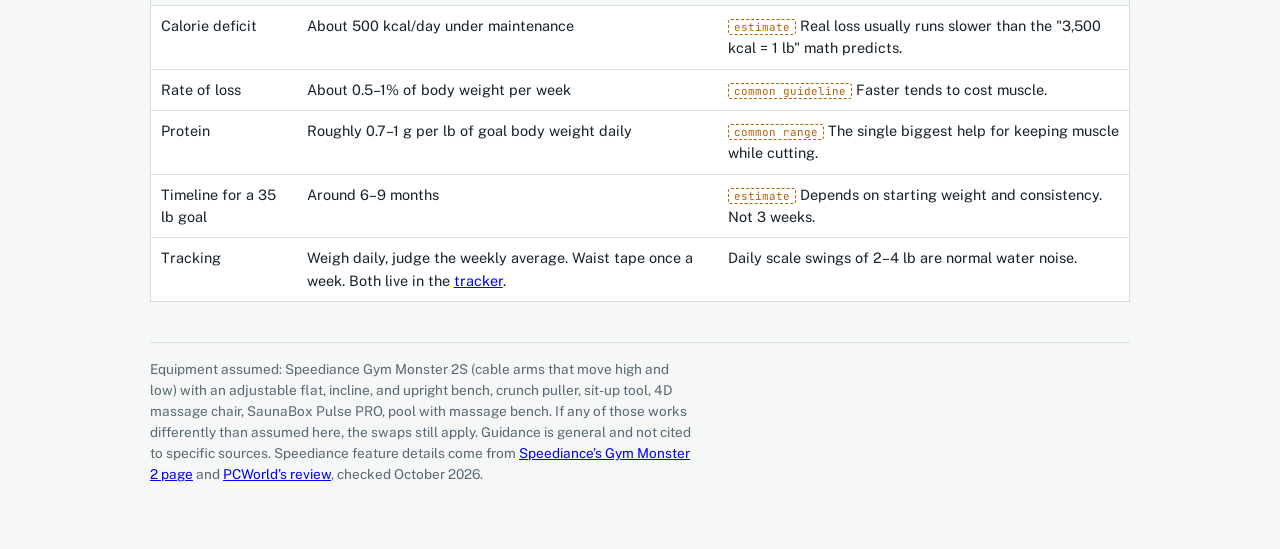
<file: plan.html>
<!doctype html>
<html lang="en">
<head>
<meta charset="utf-8">
<meta name="viewport" content="width=device-width,initial-scale=1,viewport-fit=cover">
<title>Rotation Plan · Cut Tracker</title>
<meta name="theme-color" content="#0a7d86">
<link rel="manifest" href="manifest.webmanifest">
<link rel="icon" href="icon.svg" type="image/svg+xml">
<link rel="apple-touch-icon" href="icon-192.png">
<link rel="preconnect" href="https://fonts.googleapis.com">
<link rel="stylesheet" href="https://fonts.googleapis.com/css2?family=Barlow+Condensed:wght@500;600;700&family=Public+Sans:wght@400;500;600;700&family=JetBrains+Mono:wght@400;600&display=swap">
<link rel="stylesheet" href="plan.css">
</head>
<body>

<div class="wrap">

<nav class="appnav" aria-label="App pages"><a href="./">Tracker</a><a href="plan.html" aria-current="page">Plan</a><a href="coach.html">Form Coach</a><a href="core.html">Core Routine</a><a href="cook.html">Cooking</a></nav>

<header>
  <span class="eyebrow">3-week rotation · 4 lifting days · 10k steps daily</span>
  <h1>Rotation Plan</h1>
  <p class="lede">One session, two versions of every move. The standard track trains for muscle and fat loss; the SI-safe track trains the same muscles with SI-joint-friendly swaps. Train alone or together: same room, same clock, different weights.</p>
  <div class="meta">
    <span class="chip you">Teal = Standard</span>
    <span class="chip fr">Amber = SI-safe</span>
    <span class="chip">RIR = reps left in the tank</span>
    <span class="chip">Dashed tag = estimate</span>
  </div>
</header>

<div class="callout">
  <strong>Read before starting.</strong>
  <p>This is general fitness programming, not medical advice, and it isn't cited to a specific study or clinician. Anyone with SI-joint pain should get this plan checked by a physical therapist or doctor first, ideally one who has examined them, because "SI joint pain" is often confused with lumbar disc or hip problems and the right exercises differ. Stop any move that causes sharp, shooting, or radiating pain, numbness, or pain that is worse the next morning.</p>
</div>

<section>
  <span class="eyebrow">Up front</span>
  <h2>Two things to know</h2>
  <div class="grid2">
    <div class="card"><h3>Core work won't flatten the stomach</h3><p>Spot reduction doesn't work. Crunches build the muscle under the fat; the fat comes off through a calorie deficit. Where the fat goes is about 80% kitchen <span class="est">rough estimate</span>.</p></div>
    <div class="card"><h3>Don't skip legs, even with an upper focus</h3><p>Glutes are the main stabilizers of the SI joint, and big leg muscles burn the most energy. The plan keeps 1 lower day out of 4. Dropping it would hurt SI rehab most.</p></div>
  </div>
</section>

<section>
  <span class="eyebrow">Every week</span>
  <h2>Week at a glance</h2>
  <div class="week">
    <div class="day lift"><b>MON</b><span>A · Push + Chest</span><small>Gym Monster + crunch puller</small></div>
    <div class="day lift"><b>TUE</b><span>B · Glutes + Core Stability</span><small>SI rehab day for both</small></div>
    <div class="day rec"><b>WED</b><span>Pool + Recovery</span><small>Water walk, sauna, chair</small></div>
    <div class="day lift"><b>THU</b><span>C · Pull + Back</span><small>Posture, arms, anti-rotation</small></div>
    <div class="day rec"><b>FRI</b><span>Walk + Mobility</span><small>Steps, stretch, massage bench</small></div>
    <div class="day lift"><b>SAT</b><span>D · Upper Circuit</span><small>Then 15 min pool</small></div>
    <div class="day off"><b>SUN</b><span>Rest</span><small>Steps only</small></div>
  </div>
  <div class="callout ok"><strong>Daily core routine</strong><p>A weak core is a common limiting factor and a common source of aches. Do the <a href="core.html">Daily Core Routine</a> every day: the short 5-minute version as the warm-up on lifting days, the full 10–12 minutes on the other days.</p></div>
  <p class="lede">Steps: split 10k into 2 or 3 walks. If you're not at 10k yet, start at your current daily average and add about 1,000 a week <span class="est">common rule of thumb</span>.</p>
</section>

<section>
  <span class="eyebrow">How the 3 weeks rotate</span>
  <h2>Progression</h2>
  <div class="scroll"><table>
    <thead><tr><th>Week</th><th>Sets</th><th>Reps</th><th>Standard: effort</th><th>SI-safe: effort</th><th>Goal</th></tr></thead>
    <tbody>
      <tr><td><b>1 · Foundation</b></td><td class="num">2–3</td><td class="num">12–15</td><td class="num you">3–4 RIR</td><td class="num fr">4 RIR</td><td>Learn the moves, find starting weights, no soreness surprises</td></tr>
      <tr><td><b>2 · Build</b></td><td class="num">3</td><td class="num">10–12</td><td class="num you">2–3 RIR</td><td class="num fr">3 RIR</td><td>Add weight where week 1 felt easy</td></tr>
      <tr><td><b>3 · Push</b></td><td class="num">3–4</td><td class="num">8–10</td><td class="num you">1–2 RIR</td><td class="num fr">2–3 RIR</td><td>Hardest week. The SI-safe track stays a notch easier</td></tr>
      <tr><td><b>Then repeat</b></td><td colspan="5">Restart week 1 using about 5% more weight than last week 1, or 2 more reps <span class="est">estimate; adjust by feel</span>. Every third cycle, run week 1 at half the sets as a lighter recovery week.</td></tr>
    </tbody>
  </table></div>
  <div class="callout ok"><strong>Starting weight: 15 lb on every cable exercise, week 1</strong>
    <ul>
      <li>Add 5 lb next session when you hit the top of the rep range with more reps left than the RIR target.</li>
      <li>Expect the big pulls and presses (pulldown, rows, chest press, Romanian deadlift) to pass 15 lb fast, possibly by week 2. Small moves (lateral raise, face pull, curls, triceps) may stay near 15 lb for weeks. That's normal.</li>
      <li>SI-safe track: only add weight when the set is pain-free (green) and still has 3+ reps left.</li>
      <li><b>Weights are per side.</b> 15 lb on a two-arm move like chest press or row means 30 lb total. That's a reasonable start for the big moves.</li>
      <li>Exception: on lateral raises, face pulls, and triceps, 15 lb per side may be too heavy at first, especially on the SI-safe track. Start those at 5–10 lb per side if form breaks down.</li>
    </ul>
  </div>
  <div class="callout ok"><strong>Using the adjustable bench</strong>
    <ul>
      <li>Flat: chest press, rows, box squat target.</li>
      <li>Incline at 30–45°: swap in for the low-to-high fly on week 2 and 3 if you want more upper chest (incline cable press).</li>
      <li>Upright at 90°: seated shoulder press, seated curls, seated pulldown. This is the SI-safe default seat for anything overhead.</li>
      <li>SI-safe: avoid decline settings. Feet stay flat on the floor.</li>
    </ul>
  </div>
</section>

<section>
  <span class="eyebrow">The SI-safe rule for every set</span>
  <h2>The pain traffic light</h2>
  <div class="light">
    <div class="g"><b>0–2 / 10</b><p>Keep going as written.</p></div>
    <div class="y"><b>3–4 / 10</b><p>Shorten the range, drop the weight, or use the listed swap. Should settle within an hour.</p></div>
    <div class="r"><b>5+ / 10, sharp, or worse next day</b><p>Stop the move. Skip it next session and ask a physical therapist.</p></div>
  </div>
  <p class="lede">This is a widely used pain-monitoring approach in rehab. A physical therapist's limits override it.</p>
  <div class="callout si"><strong>General SI rules built into every swap</strong>
    <ul>
      <li>Square, two-footed stances. No lunges, split stances, or single-leg standing work early on.</li>
      <li>No loaded twisting. Anti-rotation (resisting a twist) instead.</li>
      <li>No sit-ups or loaded crunches. Strong hip-flexor pull can tug on the pelvis.</li>
      <li>Seated with back support for overhead and pressing work when possible.</li>
      <li>Brace first: gentle belly tension, ribs down, before every rep.</li>
    </ul>
  </div>
</section>

<section>
  <span class="eyebrow">Inside the Speediance app</span>
  <h2>Which Speediance features to use</h2>
  <p class="lede">No public list of Speediance's program names was found when this was written, so no specific courses are named. What follows is based on the features Speediance and reviewers describe publicly. Check the names in your own app, since they can change with updates.</p>
  <div class="scroll"><table>
    <thead><tr><th>App feature</th><th>Use it?</th><th>Standard</th><th>SI-safe</th></tr></thead>
    <tbody>
      <tr><td><b>Custom workout / free training</b></td><td>Yes, main tool</td><td class="you">Build Days A–D once as 4 saved workouts. Then each session is one tap, and the app logs your weights.</td><td class="fr">Same 4 workouts, with their swaps. Save their own copies so the weights log separately.</td></tr>
      <tr><td><b>Standard mode</b></td><td>Default</td><td class="you">Weeks 1–2 on every exercise.</td><td class="fr">Every exercise, every week, until a PT says otherwise.</td></tr>
      <tr><td><b>Eccentric mode</b> (heavier on the lowering phase)</td><td>Week 3, standard track only</td><td class="you">Main lifts only: chest press, pulldown, seated row. Expect more soreness.</td><td class="fr">Skip. Extra load on the lowering phase is harder to control.</td></tr>
      <tr><td><b>Chain mode</b> (gets heavier near the top)</td><td>Optional, standard track</td><td class="you">Chest press and shoulder press in week 3, if you want variety.</td><td class="fr">Skip for now.</td></tr>
      <tr><td><b>Fixed speed / constant mode</b></td><td>Ask a PT</td><td class="you">Not needed.</td><td class="fr">Speediance pitches it for rehab, since it controls speed. Worth showing a PT, but don't add it without their OK.</td></tr>
      <tr><td><b>Safety Start</b> (locks rope length)</td><td>Yes, heavier sets</td><td class="you">Turn on for chest press once you're lifting heavier.</td><td class="fr">Fine to use anytime.</td></tr>
      <tr><td><b>Built-in guided plans</b> (the app says 90+ plans and 1,000+ workouts)</td><td>Only as a swap-in</td><td class="you">Beginner or fat-loss plans can replace Day D now and then. Don't run one alongside this plan, or you'll double up.</td><td class="fr">Avoid HIIT, jumping, lunges, and floor sessions with twisting or sit-ups unless a PT approves.</td></tr>
      <tr><td><b>Mobility / stretching sessions</b></td><td>Yes</td><td class="you">Can replace the Friday mobility routine.</td><td class="fr">Gentle ones only. Same pain traffic light applies.</td></tr>
      <tr><td><b>Wellness+</b> (paid AI coaching)</td><td>Not needed</td><td colspan="2">Reviewers listed it around $20–25 a month <span class="est">may have changed</span>. This plan already covers the progression it automates. Try it only if you want the app to adjust weights for you.</td></tr>
    </tbody>
  </table></div>
  <p class="lede">Weight check: all weights in this plan are per side, matching the app. The max is 110 lb per side (220 lb total, per PCWorld).</p>
</section>

<section>
  <span class="eyebrow">Session sheets</span>
  <div class="callout ok"><strong>How to do each move</strong><p>Open <a href="coach.html">Form Coach</a> for step-by-step form, breathing, and common mistakes for every exercise below, and check moves off as you go.</p></div>
  <h2>The four lifting days</h2>
  <p class="lede">Warm-up for every day: 5 minutes easy walking, then 1 light set of the first exercise. Rest 60–90 seconds between sets. Sets × reps follow the progression table above.</p>

  <div class="session">
    <div class="session-head"><h3>Day A · Push + Chest</h3><span class="tag">MON · about 45 min</span></div>
    <div class="scroll"><table>
      <thead><tr><th>#</th><th>Exercise</th><th>Standard</th><th>SI-safe</th></tr></thead>
      <tbody>
        <tr><td class="num">1</td><td>Cable chest press</td><td class="you">On the bench, flat. Main lift: push the RIR.</td><td class="fr">Same, feet flat on floor, no arched back. Or seated upright with back support.</td></tr>
        <tr><td class="num">2</td><td>Low-to-high cable fly</td><td class="you">Upper chest. Slow 3-second return.</td><td class="fr">Same, square stance, lighter.</td></tr>
        <tr><td class="num">3</td><td>Shoulder press</td><td class="you">Standing or seated cable press.</td><td class="fr">Seated with back supported only. Skip if the low back arches.</td></tr>
        <tr><td class="num">4</td><td>Cable lateral raise</td><td class="you">2-arm or 1-arm.</td><td class="fr">2-arm only, square stance.</td></tr>
        <tr><td class="num">5</td><td>Triceps rope pushdown</td><td class="you">As written.</td><td class="fr">As written.</td></tr>
        <tr><td class="num">6</td><td>Core: crunch</td><td class="you">Crunch puller, 3 × 12–15.</td><td class="fr">Dead bug, 3 × 6 per side, slow.</td></tr>
        <tr><td class="num">7</td><td>Core: Pallof press</td><td class="you">3 × 10 per side.</td><td class="fr">Same, lighter, kneeling on both knees if standing hurts.</td></tr>
      </tbody>
    </table></div>
  </div>

  <div class="session">
    <div class="session-head"><h3>Day B · Glutes + Core Stability</h3><span class="tag">TUE · about 40 min · the rehab day</span></div>
    <div class="scroll"><table>
      <thead><tr><th>#</th><th>Exercise</th><th>Standard</th><th>SI-safe</th></tr></thead>
      <tbody>
        <tr><td class="num">1</td><td>Glute bridge</td><td class="you">Add cable load across the hips once bodyweight is easy.</td><td class="fr">Bodyweight, both feet, 2-second squeeze at top. Pillow under head is fine.</td></tr>
        <tr><td class="num">2</td><td>Box squat</td><td class="you">Cable goblet squat to the bench.</td><td class="fr">Bodyweight to a higher seat, stand up evenly on both feet. Partial depth is fine.</td></tr>
        <tr><td class="num">3</td><td>Hip hinge</td><td class="you">Cable Romanian deadlift.</td><td class="fr">Light cable pull-through only if cleared by a PT. Otherwise a second round of bridges.</td></tr>
        <tr><td class="num">4</td><td>Glute side work</td><td class="you">Standing cable hip abduction.</td><td class="fr">Side-lying clamshell, 2 × 12 per side. No single-leg standing.</td></tr>
        <tr><td class="num">5</td><td>Bird dog</td><td class="you">3 × 8 per side, 3-second hold.</td><td class="fr">Same. Arm-only or leg-only if full version shifts the pelvis.</td></tr>
        <tr><td class="num">6</td><td>Side plank</td><td class="you">Full side plank, 3 × 20–40 s.</td><td class="fr">Knees bent, short lever, 3 × 10–20 s.</td></tr>
        <tr><td class="num">7</td><td>Sit-up tool</td><td class="you">Controlled sit-ups, 2 × 10–15.</td><td class="fr">Skip. Do heel taps on the floor (lying, knees bent, alternate toe taps).</td></tr>
      </tbody>
    </table></div>
  </div>

  <div class="session">
    <div class="session-head"><h3>Day C · Pull + Back</h3><span class="tag">THU · about 45 min</span></div>
    <div class="scroll"><table>
      <thead><tr><th>#</th><th>Exercise</th><th>Standard</th><th>SI-safe</th></tr></thead>
      <tbody>
        <tr><td class="num">1</td><td>Lat pulldown</td><td class="you">Arms set high, kneeling or seated. Main lift.</td><td class="fr">Seated on the bench, feet flat.</td></tr>
        <tr><td class="num">2</td><td>Seated cable row</td><td class="you">2-arm, chest tall.</td><td class="fr">Same, lighter. Don't lean back to finish the rep.</td></tr>
        <tr><td class="num">3</td><td>Single-arm row</td><td class="you">Kneeling or standing, 1 arm at a time.</td><td class="fr">2-arm row instead, to avoid twisting.</td></tr>
        <tr><td class="num">4</td><td>Face pull</td><td class="you">Posture work. Light, 15 reps.</td><td class="fr">Same.</td></tr>
        <tr><td class="num">5</td><td>Cable biceps curl</td><td class="you">As written.</td><td class="fr">As written, square stance.</td></tr>
        <tr><td class="num">6</td><td>Core: rotation</td><td class="you">Cable woodchop, 3 × 10 per side.</td><td class="fr">Pallof hold, 3 × 20 s per side. No twisting.</td></tr>
        <tr><td class="num">7</td><td>Core: crunch</td><td class="you">Crunch puller, 2 × 15.</td><td class="fr">Dead bug, 2 × 6 per side.</td></tr>
      </tbody>
    </table></div>
  </div>

  <div class="session">
    <div class="session-head"><h3>Day D · Upper Circuit + Pool</h3><span class="tag">SAT · about 35 min + 15 min pool</span></div>
    <p>Run the 5 stations back to back, 40 seconds work, 20 seconds rest. Rest 2 minutes between rounds. Week 1: 2 rounds. Week 2: 3 rounds. Week 3: 3–4 rounds (SI-safe caps at 3).</p>
    <div class="scroll"><table>
      <thead><tr><th>Station</th><th>Standard</th><th>SI-safe</th></tr></thead>
      <tbody>
        <tr><td>1 · Push</td><td class="you">Push-ups (knees if needed).</td><td class="fr">Incline push-ups, hands on the bench or a counter.</td></tr>
        <tr><td>2 · Row</td><td class="you">Cable row, moderate weight.</td><td class="fr">Same, light.</td></tr>
        <tr><td>3 · Press</td><td class="you">Cable chest press, light and fast.</td><td class="fr">Same, controlled speed.</td></tr>
        <tr><td>4 · Arms</td><td class="you">Curl to overhead press.</td><td class="fr">Curls only, seated.</td></tr>
        <tr><td>5 · Core</td><td class="you">Plank.</td><td class="fr">Plank from knees, or dead bug.</td></tr>
        <tr><td>Pool</td><td colspan="2">15 minutes of easy water walking, forward, backward, and sideways. Cool-down only.</td></tr>
      </tbody>
    </table></div>
  </div>
</section>

<section>
  <span class="eyebrow">Wed · Fri · after any session</span>
  <h2>Recovery with what you have</h2>
  <div class="grid2">
    <div class="card"><h3>Pool</h3><ul>
      <li>20–30 min on Wednesday: water walking in 3 directions, kickboard flutter kicks, arm sweeps.</li>
      <li>Water takes much of the body's weight off the joints, which makes it one of the best places to move with SI pain.</li>
      <li>SI-safe: avoid breaststroke "frog" kicks. They're a commonly cited SI aggravator.</li>
      <li>Massage bench: relaxed, after the swim, not before lifting.</li>
    </ul></div>
    <div class="card"><h3>Sauna</h3><ul>
      <li>Follow your sauna's manual for session length and temperature.</li>
      <li>Typical guidance is 10–20 minutes, with water before and after <span class="est">general guidance</span>.</li>
      <li>No alcohol beforehand. Get out if dizzy or nauseous.</li>
      <li>Check with a doctor first if you have heart problems, blood pressure issues, or takes medication that affects either.</li>
      <li>Scale weight drops after sauna are water, not fat.</li>
    </ul></div>
    <div class="card"><h3>Massage chair</h3><ul>
      <li>Fine on rest days and after workouts.</li>
      <li>SI-safe: lowest intensity on the low back and hips, and skip those zones during a flare.</li>
    </ul></div>
    <div class="card"><h3>Friday mobility (10 min)</h3><ul>
      <li>Cat-cow, 10 slow reps.</li>
      <li>Knee-to-chest on the back, one leg at a time, gently.</li>
      <li>Doorway chest stretch, 30 s each side.</li>
      <li>Supine figure-4 glute stretch, only if pain-free.</li>
    </ul></div>
  </div>
</section>

<section>
  <span class="eyebrow">Where the weight actually comes off</span>
  <h2>Food, briefly</h2>
  <div class="scroll"><table>
    <thead><tr><th>Lever</th><th>Target</th><th>Confidence</th></tr></thead>
    <tbody>
      <tr><td>Calorie deficit</td><td>About 500 kcal/day under maintenance</td><td><span class="est">estimate</span> Real loss usually runs slower than the "3,500 kcal = 1 lb" math predicts.</td></tr>
      <tr><td>Rate of loss</td><td>About 0.5–1% of body weight per week</td><td><span class="est">common guideline</span> Faster tends to cost muscle.</td></tr>
      <tr><td>Protein</td><td>Roughly 0.7–1 g per lb of goal body weight daily</td><td><span class="est">common range</span> The single biggest help for keeping muscle while cutting.</td></tr>
      <tr><td>Timeline for a 35 lb goal</td><td>Around 6–9 months</td><td><span class="est">estimate</span> Depends on starting weight and consistency. Not 3 weeks.</td></tr>
      <tr><td>Tracking</td><td>Weigh daily, judge the weekly average. Waist tape once a week. Both live in the <a href="./">tracker</a>.</td><td>Daily scale swings of 2–4 lb are normal water noise.</td></tr>
    </tbody>
  </table></div>
</section>

<footer>
  <p>Equipment assumed: Speediance Gym Monster 2S (cable arms that move high and low) with an adjustable flat, incline, and upright bench, crunch puller, sit-up tool, 4D massage chair, SaunaBox Pulse PRO, pool with massage bench. If any of those works differently than assumed here, the swaps still apply. Guidance is general and not cited to specific sources. Speediance feature details come from <a href="https://www.speediance.com/pages/gym-monster-2">Speediance’s Gym Monster 2 page</a> and <a href="https://www.pcworld.com/article/3038010/speediance-gym-monster-2-review.html">PCWorld’s review</a>, checked October 2026.</p>
</footer>

</div>

</body></html>
</file>
<file: plan.css>
/* Shared styles for the reading pages: Rotation Plan, Daily Core Routine, Form Coach. */
:root{
  --bg:#f6f8f8; --surface:#ffffff; --ink:#15222a; --muted:#566872; --line:#d5dfe2;
  --accent:#0a7d86; --accent-soft:#dff1f2; --si:#b4620a; --si-soft:#fbefdf; --stop:#b3261e; --stop-soft:#fbe4e2; --ok:#2e7d4f; --ok-soft:#e1f2e7;
  --display:"Barlow Condensed","Arial Narrow",Arial,sans-serif;
  --body:"Public Sans",system-ui,-apple-system,"Segoe UI",sans-serif;
  --mono:"JetBrains Mono",ui-monospace,Menlo,Consolas,monospace;
}
@media (prefers-color-scheme: dark){:root:not([data-theme="light"]){
  --bg:#0f171b; --surface:#162227; --ink:#e3ecee; --muted:#9db0b7; --line:#2a3a41;
  --accent:#4fc4cc; --accent-soft:#143338; --si:#f0a64a; --si-soft:#3a2a14; --stop:#f2847b; --stop-soft:#3d1c1a; --ok:#77cc98; --ok-soft:#173323; color-scheme:dark}}
:root[data-theme="dark"]{
  --bg:#0f171b; --surface:#162227; --ink:#e3ecee; --muted:#9db0b7; --line:#2a3a41;
  --accent:#4fc4cc; --accent-soft:#143338; --si:#f0a64a; --si-soft:#3a2a14; --stop:#f2847b; --stop-soft:#3d1c1a; --ok:#77cc98; --ok-soft:#173323; color-scheme:dark}
*{box-sizing:border-box}
html{padding-top:env(safe-area-inset-top,0px);padding-bottom:env(safe-area-inset-bottom,0px)}
body{margin:0;background:var(--bg);color:var(--ink);font-family:var(--body);font-size:15px;line-height:1.55;padding-left:max(16px,env(safe-area-inset-left,0px));padding-right:max(16px,env(safe-area-inset-right,0px));padding-block:16px 64px}
img{max-width:100%}
[hidden]{display:none!important}
.wrap{max-width:980px;margin:0 auto;display:flex;flex-direction:column;gap:40px}
h1,h2,h3{font-family:var(--display);line-height:1.1;text-wrap:balance;margin:0;letter-spacing:.01em}
h1{font-size:clamp(2.2rem,6vw,3.4rem);font-weight:700;text-transform:uppercase}
h2{font-size:1.9rem;font-weight:700;text-transform:uppercase}
h3{font-size:1.35rem;font-weight:600}
p{margin:0;max-width:68ch}
.eyebrow{font-family:var(--mono);font-size:.75rem;letter-spacing:.12em;text-transform:uppercase;color:var(--accent)}
section{display:flex;flex-direction:column;gap:16px}
.lede{color:var(--muted);font-size:1.05rem}
header{display:flex;flex-direction:column;gap:12px;border-bottom:3px solid var(--ink);padding-bottom:20px}
.meta{display:flex;flex-wrap:wrap;gap:8px}
.chip{font-family:var(--mono);font-size:.75rem;padding:3px 9px;border-radius:999px;border:1px solid var(--line);background:var(--surface);white-space:nowrap}
.chip.you{border-color:var(--accent);color:var(--accent)}
.chip.fr{border-color:var(--si);color:var(--si)}
.callout{border-left:4px solid var(--stop);background:var(--stop-soft);padding:14px 16px;display:flex;flex-direction:column;gap:6px}
.callout.si{border-color:var(--si);background:var(--si-soft)}
.callout.ok{border-color:var(--accent);background:var(--accent-soft)}
.callout strong{font-weight:700}
.scroll{overflow-x:auto;border:1px solid var(--line);background:var(--surface)}
table{border-collapse:collapse;width:100%;font-size:.9rem}
th,td{padding:9px 10px;border-bottom:1px solid var(--line);text-align:left;vertical-align:top}
th{font-family:var(--mono);font-size:.7rem;letter-spacing:.08em;text-transform:uppercase;color:var(--muted);font-weight:600;background:var(--bg)}
tr:last-child td{border-bottom:0}
td.num,.mono{font-family:var(--mono);font-variant-numeric:tabular-nums;font-size:.82rem;white-space:nowrap}
td.you{border-left:3px solid var(--accent)}
td.fr{border-left:3px solid var(--si);background:color-mix(in srgb,var(--si-soft) 55%,transparent)}
.week{display:grid;grid-template-columns:repeat(7,minmax(0,1fr));gap:6px}
.day{background:var(--surface);border:1px solid var(--line);padding:10px;display:flex;flex-direction:column;gap:4px;min-width:0}
.day b{font-family:var(--mono);font-size:.7rem;letter-spacing:.1em;color:var(--muted)}
.day span{font-family:var(--display);font-size:1.1rem;font-weight:600;line-height:1.15}
.day small{color:var(--muted);font-size:.78rem}
.day.lift{border-top:4px solid var(--accent)}
.day.rec{border-top:4px solid var(--ok)}
.day.off{border-top:4px solid var(--line)}
.session{display:flex;flex-direction:column;gap:12px;padding-top:8px;border-top:1px solid var(--line)}
.session-head{display:flex;flex-wrap:wrap;align-items:baseline;gap:8px 16px}
.session-head .tag{font-family:var(--mono);font-size:.75rem;color:var(--muted)}
.grid2{display:grid;grid-template-columns:repeat(2,minmax(0,1fr));gap:16px}
.grid3{display:grid;grid-template-columns:repeat(3,minmax(0,1fr));gap:16px}
.card{background:var(--surface);border:1px solid var(--line);padding:16px;display:flex;flex-direction:column;gap:8px;min-width:0}
.card h3{font-size:1.2rem}
ul{margin:0;padding-left:1.1em;display:flex;flex-direction:column;gap:4px}
.light{display:grid;grid-template-columns:repeat(3,minmax(0,1fr));gap:8px}
.light div{padding:12px;display:flex;flex-direction:column;gap:4px;min-width:0}
.g{background:var(--ok-soft);border-top:4px solid var(--ok)}
.y{background:var(--si-soft);border-top:4px solid var(--si)}
.r{background:var(--stop-soft);border-top:4px solid var(--stop)}
.light b{font-family:var(--mono);font-size:.78rem}
.est{font-family:var(--mono);font-size:.68rem;color:var(--si);border:1px dashed var(--si);padding:0 5px;border-radius:3px;white-space:nowrap}
footer{color:var(--muted);font-size:.85rem;border-top:1px solid var(--line);padding-top:16px}
small{color:var(--muted)}
button{font:inherit;color:inherit}
button:focus-visible,input:focus-visible,summary:focus-visible,a:focus-visible{outline:2px solid var(--accent);outline-offset:2px}
/* app menu shared by every page */
.appnav{display:flex;flex-wrap:wrap;gap:6px;align-items:center;font-family:var(--mono);font-size:.74rem;text-transform:uppercase;letter-spacing:.08em}
.appnav a{color:var(--muted);text-decoration:none;border:1px solid var(--line);background:var(--surface);padding:6px 10px;border-radius:999px}
.appnav a[aria-current="page"]{border-color:var(--accent);color:var(--accent)}
.appnav a:hover{color:var(--accent)}
@media (max-width:760px){
  .week{grid-template-columns:repeat(2,minmax(0,1fr))}
  .grid2,.grid3,.light{grid-template-columns:1fr}
}
@media print{
  body{background:#fff;color:#000;padding:0}
  .session{break-inside:avoid-page}
  .scroll{overflow:visible}
  .appnav{display:none}
}
</file>
